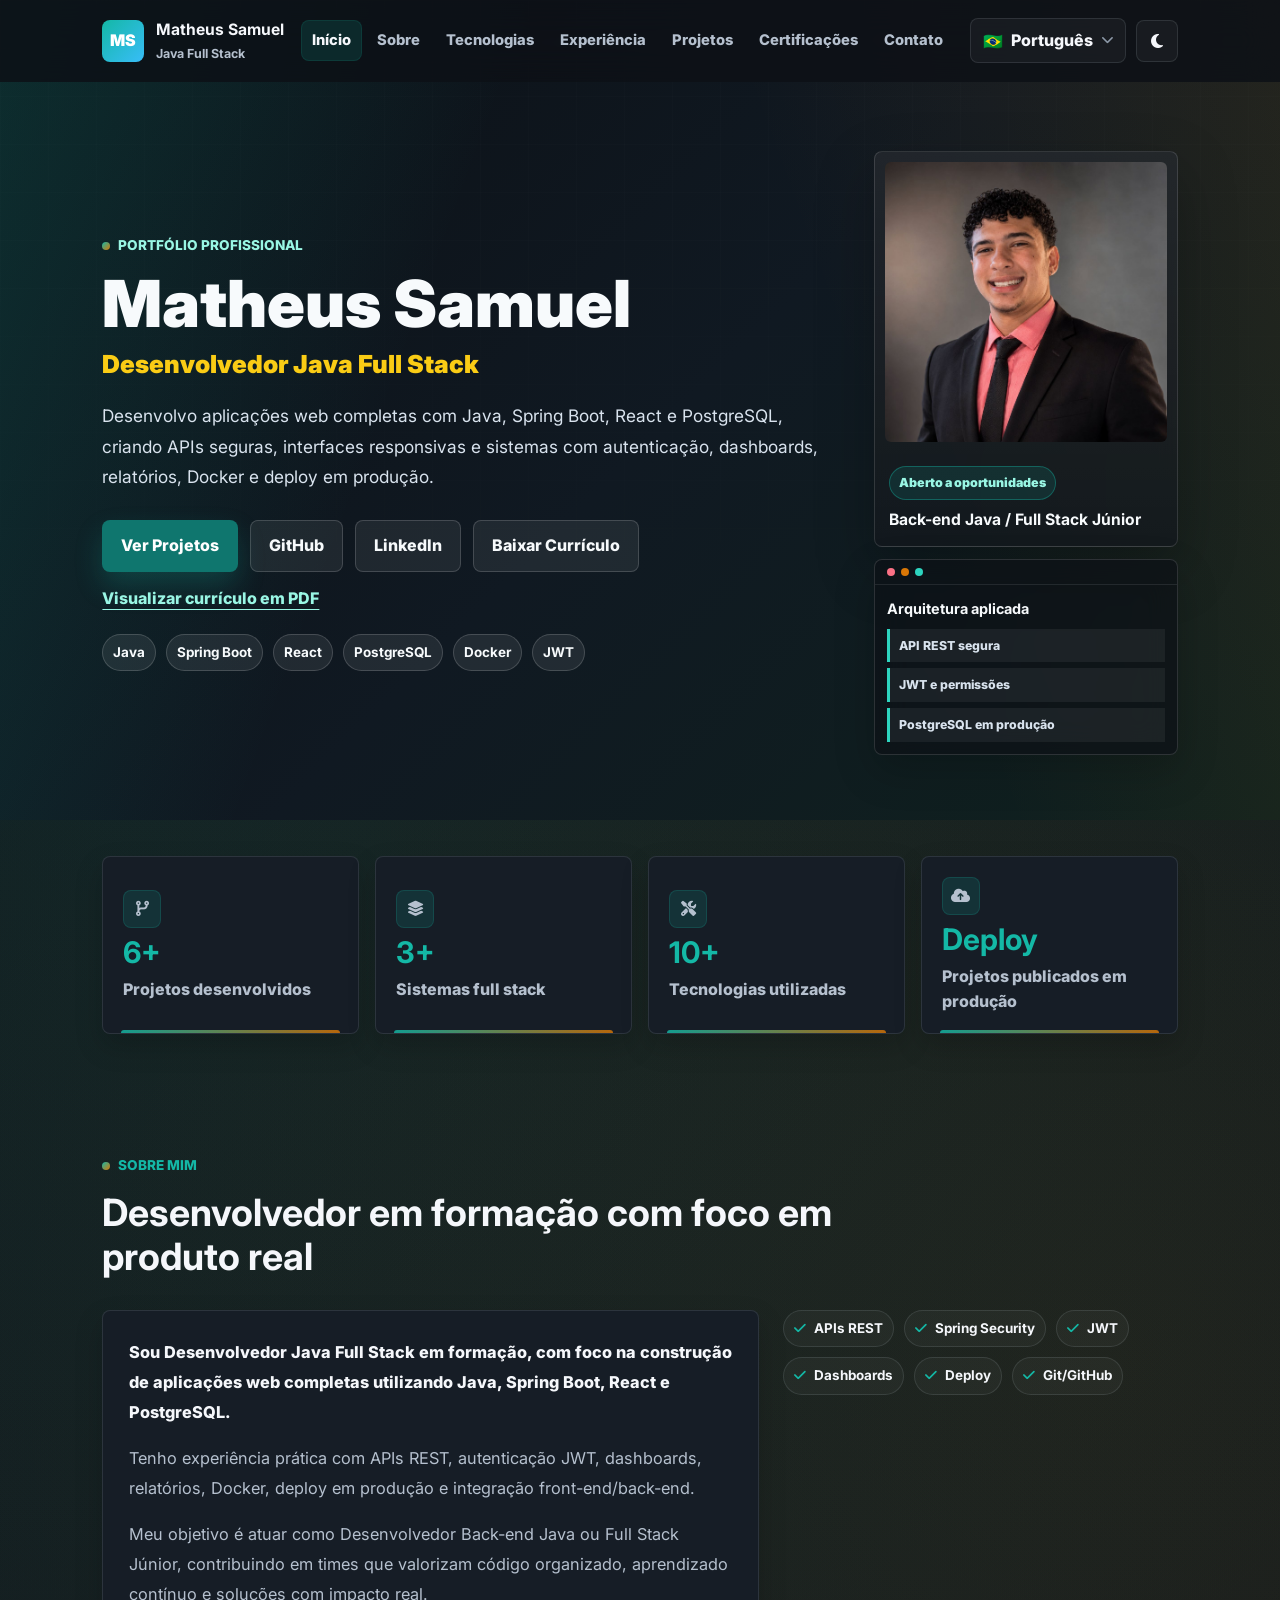
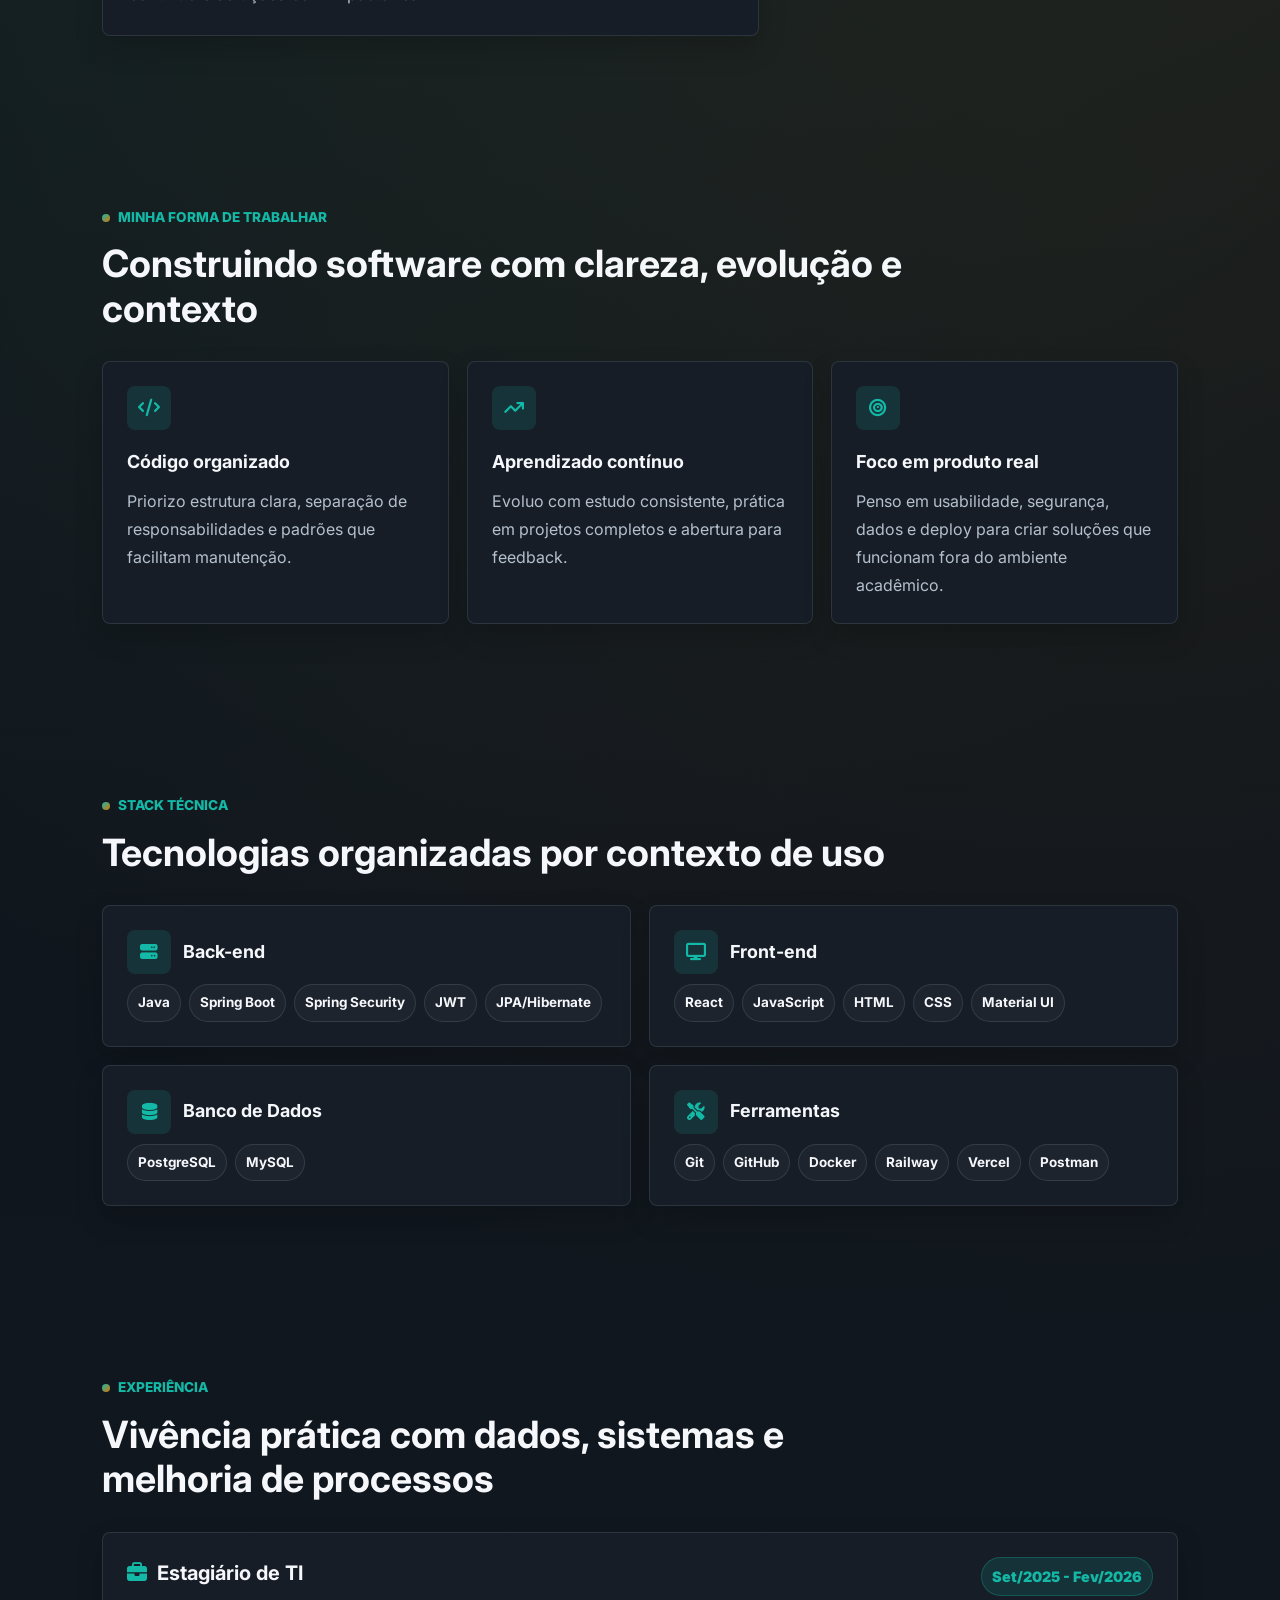
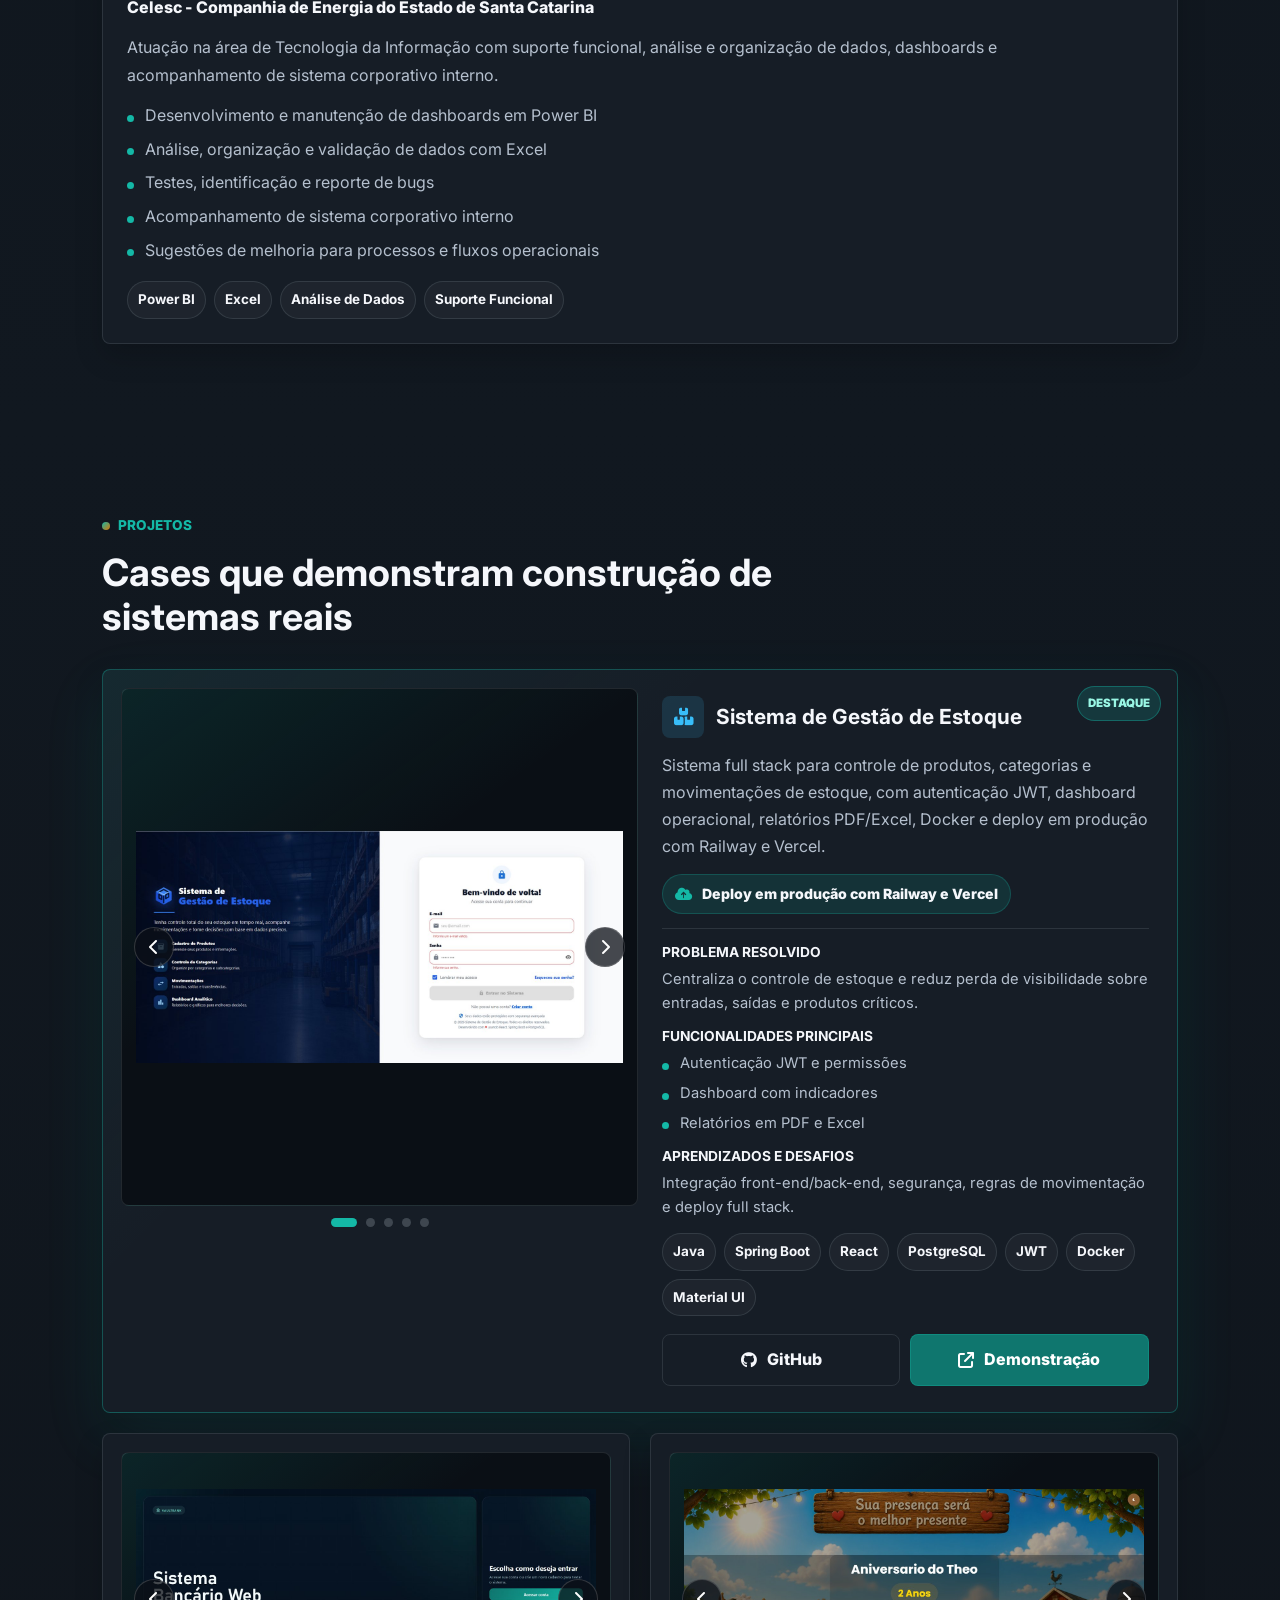
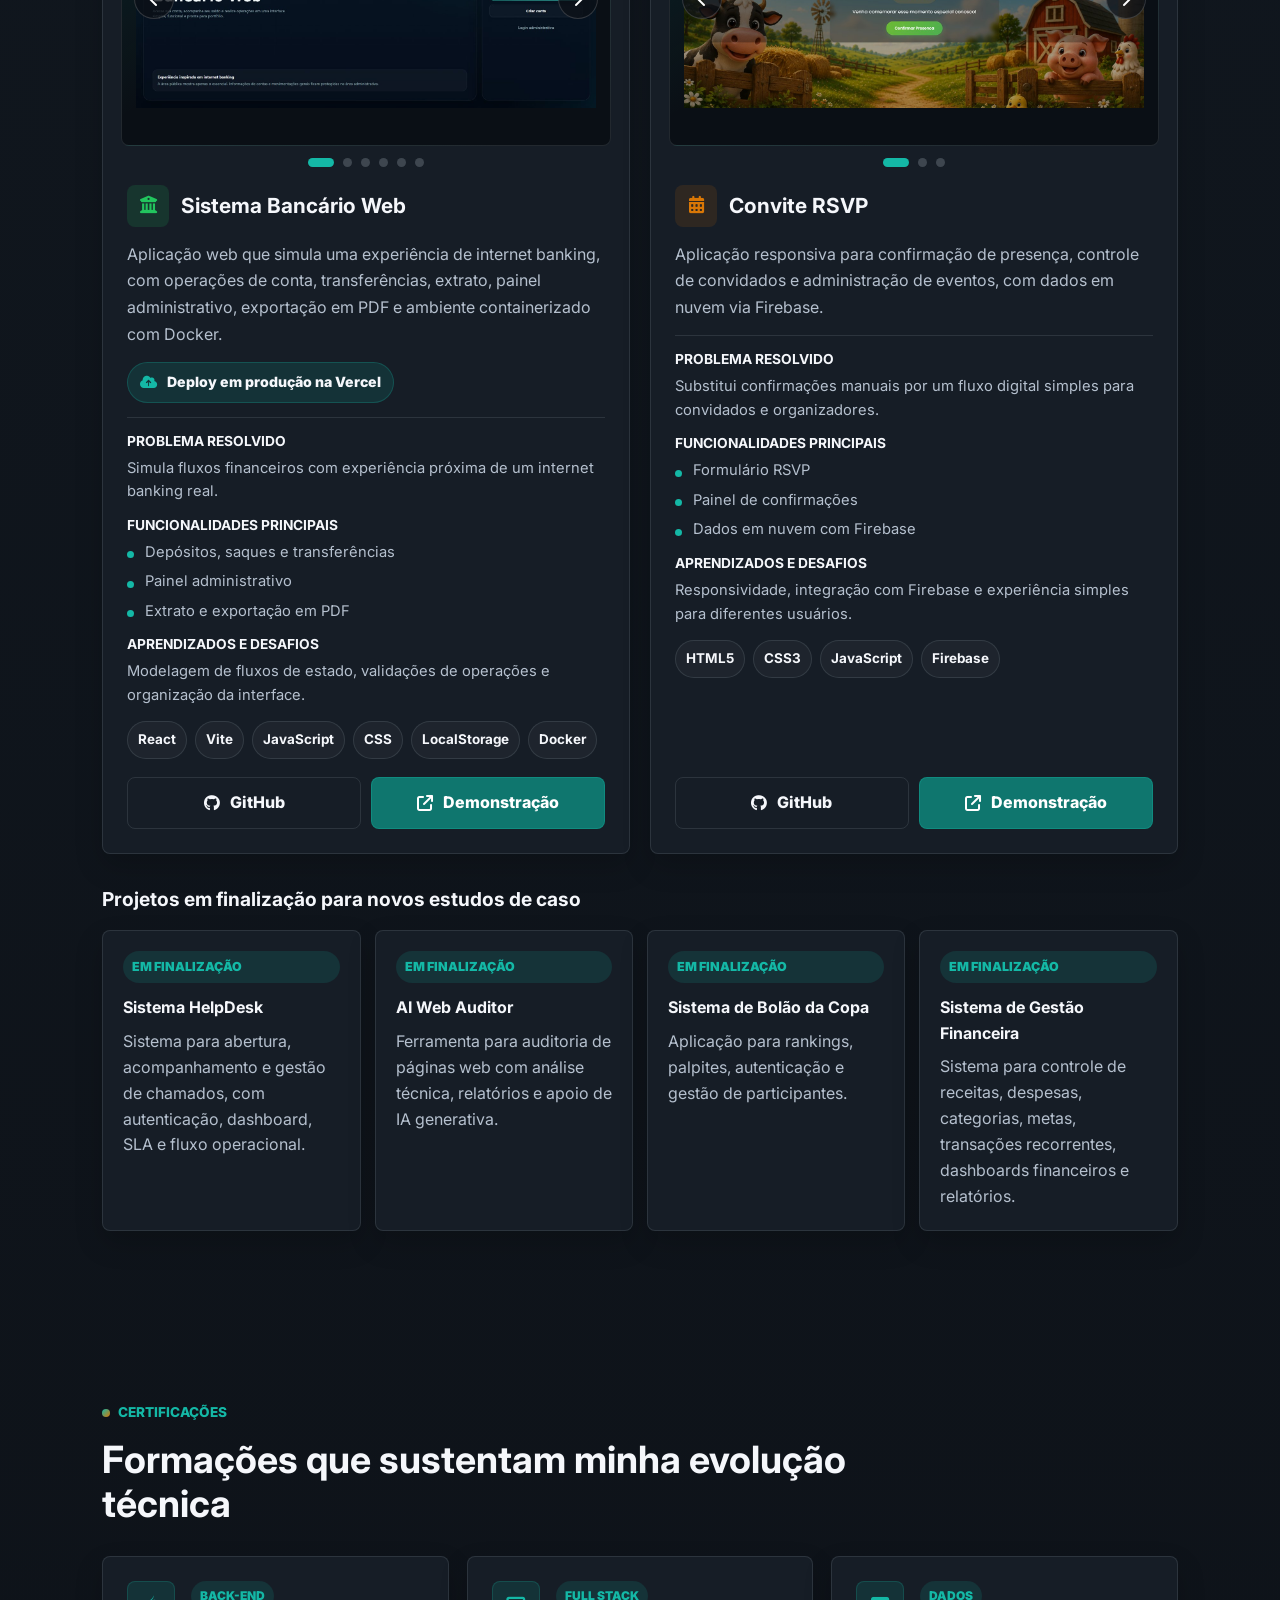
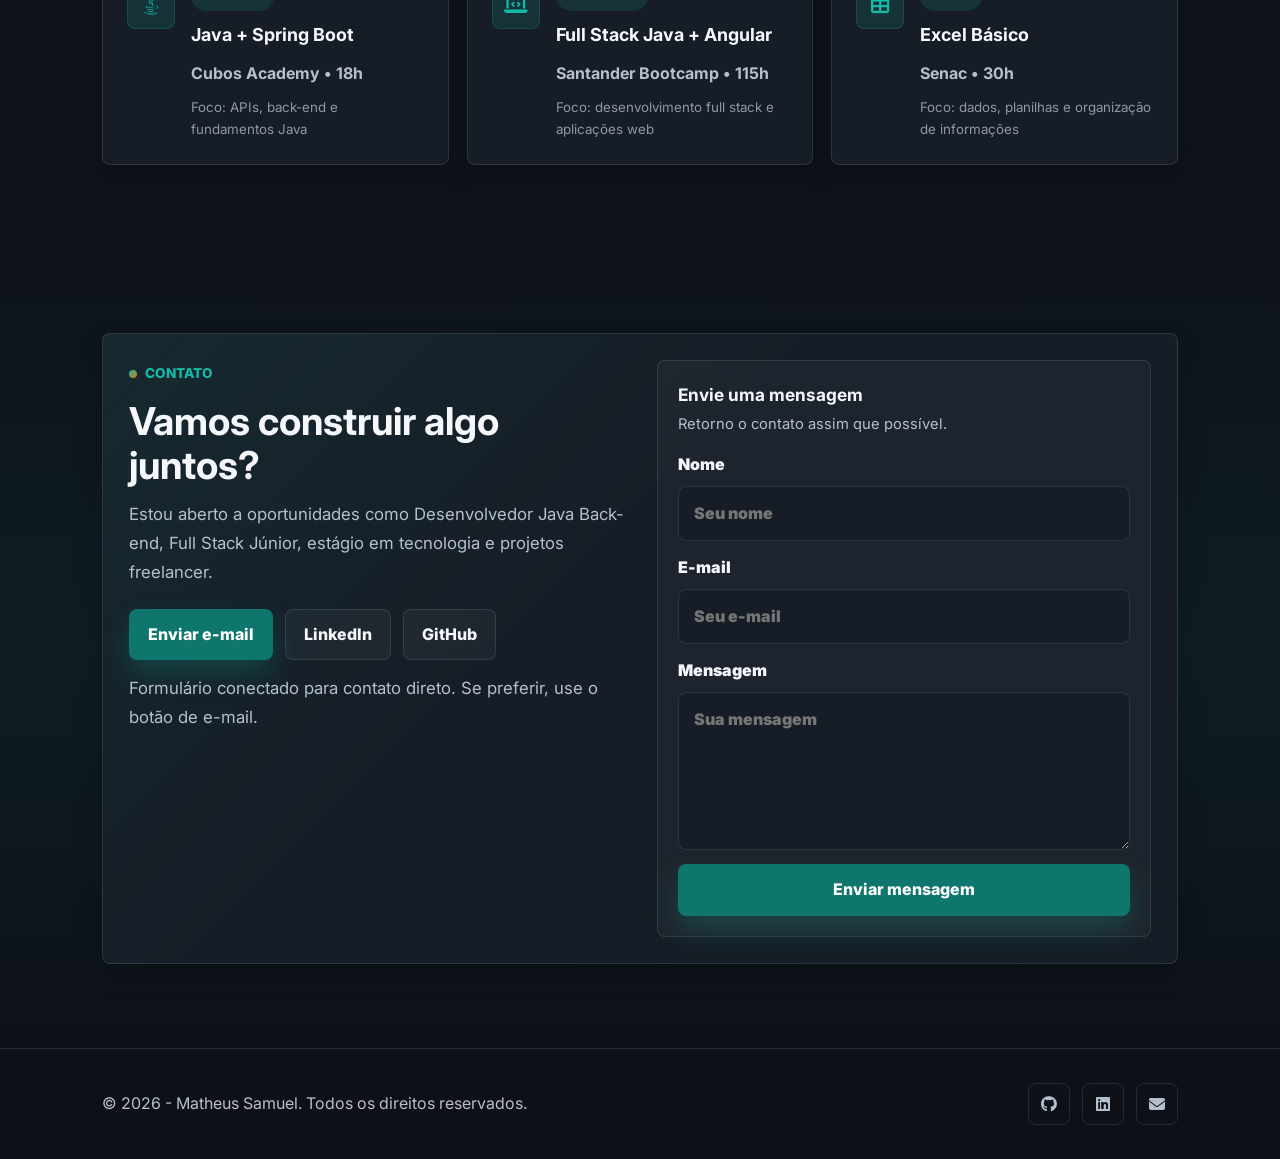
<file: index.html>
<!DOCTYPE html>
<html lang="pt-BR">

<head>
    <meta charset="UTF-8">
    <meta name="viewport" content="width=device-width, initial-scale=1.0">
    <meta name="description"
        content="Portf&oacute;lio de Matheus Samuel, Desenvolvedor Java Full Stack com projetos em Java, Spring Boot, React, PostgreSQL, Docker e deploy em produ&ccedil;&atilde;o.">

    <meta property="og:type" content="website">
    <meta property="og:title" content="Matheus Samuel | Desenvolvedor Java Full Stack">
    <meta property="og:description"
        content="Portf&oacute;lio de Matheus Samuel, Desenvolvedor Java Full Stack com projetos em Java, Spring Boot, React, PostgreSQL, Docker e deploy em produ&ccedil;&atilde;o.">
    <meta property="og:image" content="assets/matheus.jpeg">

    <title>Matheus Samuel | Desenvolvedor Java Full Stack</title>

    <link rel="icon" type="image/x-icon" href="assets/favicon/favicon.ico">
    <link rel="icon" type="image/png" sizes="32x32" href="assets/favicon/favicon-32x32.png">
    <link rel="icon" type="image/png" sizes="16x16" href="assets/favicon/favicon-16x16.png">
    <link rel="apple-touch-icon" sizes="180x180" href="assets/favicon/apple-touch-icon.png">

    <link rel="preconnect" href="https://fonts.googleapis.com">
    <link rel="preconnect" href="https://fonts.gstatic.com" crossorigin>
    <link rel="preconnect" href="https://cdnjs.cloudflare.com" crossorigin>
    <link href="https://fonts.googleapis.com/css2?family=Inter:wght@300;400;500;600;700;800;900&display=swap"
        rel="stylesheet">

    <link rel="stylesheet" href="https://cdnjs.cloudflare.com/ajax/libs/font-awesome/6.5.2/css/all.min.css">

    <link rel="stylesheet" href="css/style.css">
    <link rel="stylesheet" href="css/responsive.css">
</head>

<body>
    <header class="header" id="header">
        <a href="#home" class="logo" data-i18n-attr="aria-label" data-i18n-key="a11y.homeLink">
            <span class="logo__mark" aria-hidden="true">MS</span>
            <span class="logo__text">
                <strong>Matheus Samuel</strong>
                <small data-i18n="header.role">Java Full Stack</small>
            </span>
        </a>

        <nav class="navbar" id="primaryNavigation" aria-label="Navega&ccedil;&atilde;o principal"
            data-i18n-attr="aria-label" data-i18n-key="a11y.primaryNavigation">
            <a href="#home" data-i18n="nav.home">In&iacute;cio</a>
            <a href="#sobre" data-i18n="nav.about">Sobre</a>
            <a href="#tecnologias" data-i18n="nav.technologies">Tecnologias</a>
            <a href="#experiencia" data-i18n="nav.experience">Experi&ecirc;ncia</a>
            <a href="#projetos" data-i18n="nav.projects">Projetos</a>
            <a href="#certificacoes" data-i18n="nav.certificates">Certifica&ccedil;&otilde;es</a>
            <a href="#contato" data-i18n="nav.contact">Contato</a>
        </nav>

        <div class="header-actions">
            <div class="language-switcher" id="languageSwitcher">
                <button class="language-button" type="button" id="languageButton" aria-haspopup="true"
                    aria-expanded="false" aria-controls="languageMenu" data-i18n-attr="aria-label"
                    data-i18n-key="a11y.languageButton">
                    <span class="language-button__flag" id="languageButtonFlag" aria-hidden="true">&#x1F1E7;&#x1F1F7;</span>
                    <span class="language-button__label" id="languageButtonLabel">Portugu&ecirc;s</span>
                    <i class="fa-solid fa-chevron-down" aria-hidden="true"></i>
                </button>

                <div class="language-menu" id="languageMenu" role="menu" hidden></div>
            </div>

            <button class="theme-toggle" id="themeToggle" type="button" data-i18n-attr="aria-label"
                data-i18n-key="a11y.themeToggleDark">
                <i class="fa-solid fa-moon" aria-hidden="true"></i>
            </button>

            <button class="menu-mobile" id="menuButton" type="button" aria-controls="primaryNavigation"
                aria-expanded="false" data-i18n-attr="aria-label" data-i18n-key="a11y.openMenu">
                <i class="fa-solid fa-bars" aria-hidden="true"></i>
            </button>
        </div>
    </header>

    <main>
        <section class="hero" id="home">
            <div class="hero__ambient" aria-hidden="true"></div>

            <div class="hero__content">
                <div class="hero__text">
                    <span class="section-kicker" data-i18n="hero.eyebrow">Portf&oacute;lio profissional</span>

                    <h1 data-i18n="hero.title">Matheus Samuel</h1>
                    <p class="hero__role" data-i18n="hero.subtitle">Desenvolvedor Java Full Stack</p>
                    <p class="hero__description" data-i18n="hero.description">
                        Desenvolvo aplica&ccedil;&otilde;es web completas com Java, Spring Boot, React e PostgreSQL,
                        criando APIs seguras, interfaces responsivas e sistemas com autentica&ccedil;&atilde;o,
                        dashboards, relat&oacute;rios, Docker e deploy em produ&ccedil;&atilde;o.
                    </p>

                    <div class="hero__actions" aria-label="A&ccedil;&otilde;es principais"
                        data-i18n-attr="aria-label" data-i18n-key="a11y.heroActions">
                        <a href="#projetos" class="btn btn-primary" data-i18n="hero.ctaProjects">Ver Projetos</a>
                        <a href="https://github.com/matheus-samuel-dev" target="_blank" rel="noopener noreferrer"
                            class="btn btn-secondary" data-i18n="hero.ctaGithub" data-i18n-attr="aria-label"
                            data-i18n-key="a11y.githubProfile">GitHub</a>
                        <a href="https://www.linkedin.com/in/matheus-samuel-dev" target="_blank"
                            rel="noopener noreferrer" class="btn btn-secondary" data-i18n="hero.ctaLinkedin"
                            data-i18n-attr="aria-label" data-i18n-key="a11y.linkedinProfile">LinkedIn</a>
                        <a href="assets/cv/curriculo-matheus-samuel.pdf" download
                            class="btn btn-outline btn-cv-download" data-cv-link data-i18n="buttons.downloadCv"
                            data-i18n-attr="aria-label" data-i18n-key="a11y.downloadCv">Baixar Curr&iacute;culo</a>
                    </div>

                    <button type="button" class="resume-preview-link" id="openResumeModal"
                        data-i18n="hero.previewResume" data-i18n-attr="aria-label" data-i18n-key="a11y.previewCv">
                        Visualizar curr&iacute;culo em PDF
                    </button>

                    <ul class="hero__stack" aria-label="Tecnologias principais" data-i18n-attr="aria-label"
                        data-i18n-key="a11y.mainStack">
                        <li>Java</li>
                        <li>Spring Boot</li>
                        <li>React</li>
                        <li>PostgreSQL</li>
                        <li>Docker</li>
                        <li>JWT</li>
                    </ul>
                </div>

                <div class="hero__visual" aria-label="Resumo visual do perfil profissional"
                    data-i18n-attr="aria-label" data-i18n-key="a11y.heroVisual">
                    <div class="profile-card">
                        <img src="assets/matheus.jpeg" width="1254" height="1254"
                            alt="Foto profissional de Matheus Samuel" decoding="async" fetchpriority="high"
                            data-i18n-attr="alt" data-i18n-key="alts.profilePhoto">
                        <div class="profile-card__content">
                            <span class="profile-card__status" data-i18n="hero.availability">Aberto a oportunidades</span>
                            <strong data-i18n="hero.profileFocus">Back-end Java / Full Stack J&uacute;nior</strong>
                        </div>
                    </div>

                    <div class="architecture-card">
                        <div class="architecture-card__header">
                            <span></span>
                            <span></span>
                            <span></span>
                        </div>
                        <div class="architecture-card__body">
                            <p><strong data-i18n="hero.architectureTitle">Arquitetura aplicada</strong></p>
                            <div class="architecture-flow">
                                <span data-i18n="hero.architectureApi">API REST segura</span>
                                <span data-i18n="hero.architectureAuth">JWT e permiss&otilde;es</span>
                                <span data-i18n="hero.architectureData">PostgreSQL em produ&ccedil;&atilde;o</span>
                            </div>
                        </div>
                    </div>
                </div>
            </div>
        </section>

        <section class="metrics section-shell" aria-label="M&eacute;tricas profissionais" data-i18n-attr="aria-label"
            data-i18n-key="a11y.metricsSection">
            <div class="metrics-grid">
                <article class="metric-card">
                    <span class="metric-card__icon" aria-hidden="true">
                        <i class="fa-solid fa-code-branch"></i>
                    </span>
                    <strong data-i18n="metrics.projectsValue">6+</strong>
                    <span data-i18n="metrics.projectsLabel">Projetos desenvolvidos</span>
                </article>
                <article class="metric-card">
                    <span class="metric-card__icon" aria-hidden="true">
                        <i class="fa-solid fa-layer-group"></i>
                    </span>
                    <strong data-i18n="metrics.fullstackValue">3+</strong>
                    <span data-i18n="metrics.fullstackLabel">Sistemas full stack</span>
                </article>
                <article class="metric-card">
                    <span class="metric-card__icon" aria-hidden="true">
                        <i class="fa-solid fa-screwdriver-wrench"></i>
                    </span>
                    <strong data-i18n="metrics.techValue">10+</strong>
                    <span data-i18n="metrics.techLabel">Tecnologias utilizadas</span>
                </article>
                <article class="metric-card metric-card--wide">
                    <span class="metric-card__icon" aria-hidden="true">
                        <i class="fa-solid fa-cloud-arrow-up"></i>
                    </span>
                    <strong data-i18n="metrics.practiceValue">Deploy</strong>
                    <span data-i18n="metrics.practiceLabel">Projetos publicados em produ&ccedil;&atilde;o</span>
                </article>
            </div>
        </section>

        <section class="sobre section-shell" id="sobre">
            <div class="section-title">
                <span class="section-kicker" data-i18n="about.eyebrow">Sobre mim</span>
                <h2 data-i18n="about.title">Desenvolvedor em forma&ccedil;&atilde;o com foco em produto real</h2>
            </div>

            <div class="about-layout">
                <div class="about-card">
                    <p data-i18n="about.paragraph1">
                        Sou Desenvolvedor Java Full Stack em forma&ccedil;&atilde;o, com foco na constru&ccedil;&atilde;o
                        de aplica&ccedil;&otilde;es web completas utilizando Java, Spring Boot, React e PostgreSQL.
                    </p>
                    <p data-i18n="about.paragraph2">
                        Tenho experi&ecirc;ncia pr&aacute;tica com APIs REST, autentica&ccedil;&atilde;o JWT,
                        dashboards, relat&oacute;rios, Docker, deploy em produ&ccedil;&atilde;o e integra&ccedil;&atilde;o
                        front-end/back-end.
                    </p>
                    <p data-i18n="about.paragraph3">
                        Meu objetivo &eacute; atuar como Desenvolvedor Back-end Java ou Full Stack J&uacute;nior,
                        contribuindo em times que valorizam c&oacute;digo organizado, aprendizado cont&iacute;nuo e
                        solu&ccedil;&otilde;es com impacto real.
                    </p>
                </div>

                <div class="about-highlights" aria-label="Principais compet&ecirc;ncias" data-i18n-attr="aria-label"
                    data-i18n-key="a11y.aboutHighlights">
                    <span><i class="fa-solid fa-check" aria-hidden="true"></i> APIs REST</span>
                    <span><i class="fa-solid fa-check" aria-hidden="true"></i> Spring Security</span>
                    <span><i class="fa-solid fa-check" aria-hidden="true"></i> JWT</span>
                    <span><i class="fa-solid fa-check" aria-hidden="true"></i> Dashboards</span>
                    <span><i class="fa-solid fa-check" aria-hidden="true"></i> Deploy</span>
                    <span><i class="fa-solid fa-check" aria-hidden="true"></i> Git/GitHub</span>
                </div>
            </div>
        </section>

        <section class="work-style section-shell" id="forma-de-trabalhar">
            <div class="section-title">
                <span class="section-kicker" data-i18n="workStyle.eyebrow">Minha forma de trabalhar</span>
                <h2 data-i18n="workStyle.title">Construindo software com clareza, evolu&ccedil;&atilde;o e contexto</h2>
            </div>

            <div class="work-grid">
                <article class="work-card">
                    <i class="fa-solid fa-code" aria-hidden="true"></i>
                    <h3 data-i18n="workStyle.organized.title">C&oacute;digo organizado</h3>
                    <p data-i18n="workStyle.organized.text">
                        Priorizo estrutura clara, separa&ccedil;&atilde;o de responsabilidades e padr&otilde;es que
                        facilitam manuten&ccedil;&atilde;o.
                    </p>
                </article>
                <article class="work-card">
                    <i class="fa-solid fa-arrow-trend-up" aria-hidden="true"></i>
                    <h3 data-i18n="workStyle.learning.title">Aprendizado cont&iacute;nuo</h3>
                    <p data-i18n="workStyle.learning.text">
                        Evoluo com estudo consistente, pr&aacute;tica em projetos completos e abertura para feedback.
                    </p>
                </article>
                <article class="work-card">
                    <i class="fa-solid fa-bullseye" aria-hidden="true"></i>
                    <h3 data-i18n="workStyle.product.title">Foco em produto real</h3>
                    <p data-i18n="workStyle.product.text">
                        Penso em usabilidade, seguran&ccedil;a, dados e deploy para criar solu&ccedil;&otilde;es que
                        funcionam fora do ambiente acad&ecirc;mico.
                    </p>
                </article>
            </div>
        </section>

        <section class="tecnologias section-shell" id="tecnologias">
            <div class="section-title">
                <span class="section-kicker" data-i18n="technologies.eyebrow">Stack t&eacute;cnica</span>
                <h2 data-i18n="technologies.title">Tecnologias organizadas por contexto de uso</h2>
            </div>

            <div class="tech-categories">
                <article class="tech-category">
                    <h3><i class="fa-solid fa-server" aria-hidden="true"></i><span data-i18n="technologies.backend">Back-end</span></h3>
                    <div class="tag-list">
                        <span>Java</span>
                        <span>Spring Boot</span>
                        <span>Spring Security</span>
                        <span>JWT</span>
                        <span>JPA/Hibernate</span>
                    </div>
                </article>
                <article class="tech-category">
                    <h3><i class="fa-solid fa-display" aria-hidden="true"></i><span data-i18n="technologies.frontend">Front-end</span></h3>
                    <div class="tag-list">
                        <span>React</span>
                        <span>JavaScript</span>
                        <span>HTML</span>
                        <span>CSS</span>
                        <span>Material UI</span>
                    </div>
                </article>
                <article class="tech-category">
                    <h3><i class="fa-solid fa-database" aria-hidden="true"></i><span data-i18n="technologies.database">Banco de Dados</span></h3>
                    <div class="tag-list">
                        <span>PostgreSQL</span>
                        <span>MySQL</span>
                    </div>
                </article>
                <article class="tech-category">
                    <h3><i class="fa-solid fa-screwdriver-wrench" aria-hidden="true"></i><span data-i18n="technologies.tools">Ferramentas</span></h3>
                    <div class="tag-list">
                        <span>Git</span>
                        <span>GitHub</span>
                        <span>Docker</span>
                        <span>Railway</span>
                        <span>Vercel</span>
                        <span>Postman</span>
                    </div>
                </article>
            </div>
        </section>

        <section class="experiencia section-shell" id="experiencia">
            <div class="section-title">
                <span class="section-kicker" data-i18n="experience.eyebrow">Experi&ecirc;ncia</span>
                <h2 data-i18n="experience.title">Viv&ecirc;ncia pr&aacute;tica com dados, sistemas e melhoria de processos</h2>
            </div>

            <article class="experience-card">
                <div class="experience-card__header">
                    <div>
                        <h3><i class="fa-solid fa-briefcase" aria-hidden="true"></i><span data-i18n="experience.role">Estagi&aacute;rio de TI</span></h3>
                        <p class="company-name" data-i18n="experience.company">Celesc - Companhia de Energia do Estado de Santa Catarina</p>
                    </div>
                    <span class="experience-date" data-i18n="experience.period">Set/2025 - Fev/2026</span>
                </div>

                <p class="experience-description" data-i18n="experience.description">
                    Atua&ccedil;&atilde;o na &aacute;rea de Tecnologia da Informa&ccedil;&atilde;o com suporte funcional,
                    an&aacute;lise e organiza&ccedil;&atilde;o de dados, dashboards e acompanhamento de sistema
                    corporativo interno.
                </p>

                <ul class="experience-list">
                    <li data-i18n="experience.items.dashboards">Desenvolvimento e manuten&ccedil;&atilde;o de dashboards em Power BI</li>
                    <li data-i18n="experience.items.data">An&aacute;lise, organiza&ccedil;&atilde;o e valida&ccedil;&atilde;o de dados com Excel</li>
                    <li data-i18n="experience.items.bugs">Testes, identifica&ccedil;&atilde;o e reporte de bugs</li>
                    <li data-i18n="experience.items.system">Acompanhamento de sistema corporativo interno</li>
                    <li data-i18n="experience.items.process">Sugest&otilde;es de melhoria para processos e fluxos operacionais</li>
                </ul>

                <div class="experience-techs">
                    <span>Power BI</span>
                    <span>Excel</span>
                    <span data-i18n="experience.tags.dataAnalysis">An&aacute;lise de Dados</span>
                    <span data-i18n="experience.tags.functionalSupport">Suporte Funcional</span>
                </div>
            </article>
        </section>

        <section class="projetos section-shell" id="projetos">
            <div class="section-title">
                <span class="section-kicker" data-i18n="projects.eyebrow">Projetos</span>
                <h2 data-i18n="projects.title">Cases que demonstram constru&ccedil;&atilde;o de sistemas reais</h2>
            </div>

            <div class="projects-grid">
                <article class="project-card project-card--featured">
                    <span class="project-badge" data-i18n="badges.featured">Destaque</span>

                    <div class="project-carousel" data-carousel tabindex="0" aria-label="Galeria do projeto Sistema de Gest&atilde;o de Estoque"
                        data-i18n-attr="aria-label" data-i18n-key="a11y.stockGallery">
                        <div class="carousel-viewport">
                            <div class="carousel-slides">
                                <figure class="carousel-slide is-active">
                                <img src="assets/projects/sistema-gestao-estoque/01-tela-inicial.jpg"
                                        alt="Sistema de Gest&atilde;o de Estoque - tela inicial" loading="lazy"
                                        decoding="async" data-i18n-attr="alt" data-i18n-key="alts.stock.initial">
                                </figure>
                                <figure class="carousel-slide">
                                <img data-src="assets/projects/sistema-gestao-estoque/02-dashboard.jpg"
                                        alt="Sistema de Gest&atilde;o de Estoque - dashboard" loading="lazy"
                                        decoding="async" data-i18n-attr="alt" data-i18n-key="alts.stock.dashboard">
                                </figure>
                                <figure class="carousel-slide">
                                <img data-src="assets/projects/sistema-gestao-estoque/03-categorias.jpg"
                                        alt="Sistema de Gest&atilde;o de Estoque - categorias" loading="lazy"
                                        decoding="async" data-i18n-attr="alt" data-i18n-key="alts.stock.categories">
                                </figure>
                                <figure class="carousel-slide">
                                <img data-src="assets/projects/sistema-gestao-estoque/04-configuracoes.jpg"
                                        alt="Sistema de Gest&atilde;o de Estoque - configura&ccedil;&otilde;es"
                                        loading="lazy" decoding="async" data-i18n-attr="alt"
                                        data-i18n-key="alts.stock.settings">
                                </figure>
                                <figure class="carousel-slide">
                                <img data-src="assets/projects/sistema-gestao-estoque/05-movimentacoes.jpg"
                                        alt="Sistema de Gest&atilde;o de Estoque - movimenta&ccedil;&otilde;es"
                                        loading="lazy" decoding="async" data-i18n-attr="alt"
                                        data-i18n-key="alts.stock.movements">
                                </figure>
                            </div>

                            <button class="carousel-arrow carousel-arrow--prev" type="button"
                                aria-label="Ver imagem anterior do projeto Sistema de Gest&atilde;o de Estoque"
                                data-i18n-attr="aria-label" data-i18n-key="a11y.stockPrev">
                                <i class="fa-solid fa-chevron-left" aria-hidden="true"></i>
                            </button>
                            <button class="carousel-arrow carousel-arrow--next" type="button"
                                aria-label="Ver pr&oacute;xima imagem do projeto Sistema de Gest&atilde;o de Estoque"
                                data-i18n-attr="aria-label" data-i18n-key="a11y.stockNext">
                                <i class="fa-solid fa-chevron-right" aria-hidden="true"></i>
                            </button>
                        </div>

                        <div class="carousel-dots" aria-label="Navega&ccedil;&atilde;o do carrossel do Sistema de Gest&atilde;o de Estoque"
                            data-i18n-attr="aria-label" data-i18n-key="a11y.stockDots">
                            <button class="carousel-dot is-active" type="button" aria-current="true"
                                aria-label="Exibir tela inicial do Sistema de Gest&atilde;o de Estoque"
                                data-i18n-attr="aria-label" data-i18n-key="a11y.stockDot1"></button>
                            <button class="carousel-dot" type="button" aria-label="Exibir dashboard do Sistema de Gest&atilde;o de Estoque"
                                data-i18n-attr="aria-label" data-i18n-key="a11y.stockDot2"></button>
                            <button class="carousel-dot" type="button" aria-label="Exibir categorias do Sistema de Gest&atilde;o de Estoque"
                                data-i18n-attr="aria-label" data-i18n-key="a11y.stockDot3"></button>
                            <button class="carousel-dot" type="button" aria-label="Exibir configura&ccedil;&otilde;es do Sistema de Gest&atilde;o de Estoque"
                                data-i18n-attr="aria-label" data-i18n-key="a11y.stockDot4"></button>
                            <button class="carousel-dot" type="button" aria-label="Exibir movimenta&ccedil;&otilde;es do Sistema de Gest&atilde;o de Estoque"
                                data-i18n-attr="aria-label" data-i18n-key="a11y.stockDot5"></button>
                        </div>
                    </div>

                    <div class="project-info">
                        <div class="project-title">
                            <span class="project-icon project-icon--stock" aria-hidden="true">
                                <i class="fa-solid fa-boxes-stacked"></i>
                            </span>
                            <h3 data-i18n="projects.stock.title">Sistema de Gest&atilde;o de Estoque</h3>
                        </div>

                        <p class="project-description" data-i18n="projects.stock.description">
                            Sistema full stack para controle de produtos, categorias e movimenta&ccedil;&otilde;es de
                            estoque, com autentica&ccedil;&atilde;o JWT, dashboard operacional, relat&oacute;rios PDF/Excel,
                            Docker e deploy em produ&ccedil;&atilde;o com Railway e Vercel.
                        </p>

                        <p class="project-deploy">
                            <i class="fa-solid fa-cloud-arrow-up" aria-hidden="true"></i>
                            <span data-i18n="projects.stock.deploy">Deploy em produ&ccedil;&atilde;o com Railway e Vercel</span>
                        </p>

                        <div class="case-study">
                            <div class="case-study__item">
                                <strong data-i18n="projects.labels.problem">Problema resolvido</strong>
                                <p data-i18n="projects.stock.problem">Centraliza o controle de estoque e reduz perda de visibilidade sobre entradas, sa&iacute;das e produtos cr&iacute;ticos.</p>
                            </div>
                            <div class="case-study__item">
                                <strong data-i18n="projects.labels.features">Funcionalidades principais</strong>
                                <ul>
                                    <li data-i18n="projects.stock.features.auth">Autentica&ccedil;&atilde;o JWT e permiss&otilde;es</li>
                                    <li data-i18n="projects.stock.features.dashboard">Dashboard com indicadores</li>
                                    <li data-i18n="projects.stock.features.reports">Relat&oacute;rios em PDF e Excel</li>
                                </ul>
                            </div>
                            <div class="case-study__item">
                                <strong data-i18n="projects.labels.challenge">Aprendizados e desafios</strong>
                                <p data-i18n="projects.stock.challenge">Integra&ccedil;&atilde;o front-end/back-end, seguran&ccedil;a, regras de movimenta&ccedil;&atilde;o e deploy full stack.</p>
                            </div>
                        </div>

                        <div class="project-techs">
                            <span>Java</span>
                            <span>Spring Boot</span>
                            <span>React</span>
                            <span>PostgreSQL</span>
                            <span>JWT</span>
                            <span>Docker</span>
                            <span>Material UI</span>
                        </div>

                        <div class="project-buttons">
                            <a href="https://github.com/matheus-samuel-dev/sistema-gestao-estoque" target="_blank"
                                rel="noopener noreferrer" class="btn-github" data-i18n-attr="aria-label"
                                data-i18n-key="a11y.stockGithub">
                                <i class="fa-brands fa-github" aria-hidden="true"></i>
                                <span data-i18n="buttons.github">GitHub</span>
                            </a>
                            <a href="https://sistema-gestao-estoque-two.vercel.app" target="_blank"
                                rel="noopener noreferrer" class="btn-demo" data-i18n-attr="aria-label"
                                data-i18n-key="a11y.stockDemo">
                                <i class="fa-solid fa-arrow-up-right-from-square" aria-hidden="true"></i>
                                <span data-i18n="buttons.demo">Demonstra&ccedil;&atilde;o</span>
                            </a>
                        </div>
                    </div>
                </article>

                <article class="project-card">
                    <div class="project-carousel" data-carousel tabindex="0" aria-label="Galeria do projeto Sistema Banc&aacute;rio Web"
                        data-i18n-attr="aria-label" data-i18n-key="a11y.bankGallery">
                        <div class="carousel-viewport">
                            <div class="carousel-slides">
                                <figure class="carousel-slide is-active">
                                    <img src="assets/projects/sistema-bancario-web/01-tela-inicial.jpg"
                                        alt="Sistema Banc&aacute;rio Web - tela inicial" loading="lazy"
                                        decoding="async" data-i18n-attr="alt" data-i18n-key="alts.bank.initial">
                                </figure>
                                <figure class="carousel-slide">
                                    <img data-src="assets/projects/sistema-bancario-web/02-dashboard.jpg"
                                        alt="Sistema Banc&aacute;rio Web - dashboard" loading="lazy"
                                        decoding="async" data-i18n-attr="alt" data-i18n-key="alts.bank.dashboard">
                                </figure>
                                <figure class="carousel-slide">
                                    <img data-src="assets/projects/sistema-bancario-web/03-minha-conta.jpg"
                                        alt="Sistema Banc&aacute;rio Web - minha conta" loading="lazy"
                                        decoding="async" data-i18n-attr="alt" data-i18n-key="alts.bank.account">
                                </figure>
                                <figure class="carousel-slide">
                                    <img data-src="assets/projects/sistema-bancario-web/04-transferencia.jpg"
                                        alt="Sistema Banc&aacute;rio Web - transfer&ecirc;ncia" loading="lazy"
                                        decoding="async" data-i18n-attr="alt" data-i18n-key="alts.bank.transfer">
                                </figure>
                                <figure class="carousel-slide">
                                    <img data-src="assets/projects/sistema-bancario-web/05-extrato.jpg"
                                        alt="Sistema Banc&aacute;rio Web - extrato completo" loading="lazy"
                                        decoding="async" data-i18n-attr="alt" data-i18n-key="alts.bank.statement">
                                </figure>
                                <figure class="carousel-slide">
                                    <img data-src="assets/projects/sistema-bancario-web/06-painel-administrativo.jpg"
                                        alt="Sistema Banc&aacute;rio Web - painel administrativo" loading="lazy"
                                        decoding="async" data-i18n-attr="alt" data-i18n-key="alts.bank.admin">
                                </figure>
                            </div>

                            <button class="carousel-arrow carousel-arrow--prev" type="button"
                                aria-label="Ver imagem anterior do projeto Sistema Banc&aacute;rio Web"
                                data-i18n-attr="aria-label" data-i18n-key="a11y.bankPrev">
                                <i class="fa-solid fa-chevron-left" aria-hidden="true"></i>
                            </button>
                            <button class="carousel-arrow carousel-arrow--next" type="button"
                                aria-label="Ver pr&oacute;xima imagem do projeto Sistema Banc&aacute;rio Web"
                                data-i18n-attr="aria-label" data-i18n-key="a11y.bankNext">
                                <i class="fa-solid fa-chevron-right" aria-hidden="true"></i>
                            </button>
                        </div>

                        <div class="carousel-dots" aria-label="Navega&ccedil;&atilde;o do carrossel do Sistema Banc&aacute;rio Web"
                            data-i18n-attr="aria-label" data-i18n-key="a11y.bankDots">
                            <button class="carousel-dot is-active" type="button" aria-current="true"
                                aria-label="Exibir tela inicial do Sistema Banc&aacute;rio Web" data-i18n-attr="aria-label"
                                data-i18n-key="a11y.bankDot1"></button>
                            <button class="carousel-dot" type="button" aria-label="Exibir dashboard do Sistema Banc&aacute;rio Web"
                                data-i18n-attr="aria-label" data-i18n-key="a11y.bankDot2"></button>
                            <button class="carousel-dot" type="button" aria-label="Exibir tela minha conta do Sistema Banc&aacute;rio Web"
                                data-i18n-attr="aria-label" data-i18n-key="a11y.bankDot3"></button>
                            <button class="carousel-dot" type="button" aria-label="Exibir tela de transfer&ecirc;ncia do Sistema Banc&aacute;rio Web"
                                data-i18n-attr="aria-label" data-i18n-key="a11y.bankDot4"></button>
                            <button class="carousel-dot" type="button" aria-label="Exibir tela de extrato do Sistema Banc&aacute;rio Web"
                                data-i18n-attr="aria-label" data-i18n-key="a11y.bankDot5"></button>
                            <button class="carousel-dot" type="button" aria-label="Exibir painel administrativo do Sistema Banc&aacute;rio Web"
                                data-i18n-attr="aria-label" data-i18n-key="a11y.bankDot6"></button>
                        </div>
                    </div>

                    <div class="project-info">
                        <div class="project-title">
                            <span class="project-icon project-icon--bank" aria-hidden="true">
                                <i class="fa-solid fa-building-columns"></i>
                            </span>
                            <h3 data-i18n="projects.bank.title">Sistema Banc&aacute;rio Web</h3>
                        </div>

                        <p class="project-description" data-i18n="projects.bank.description">
                            Aplica&ccedil;&atilde;o web que simula uma experi&ecirc;ncia de internet banking, com
                            opera&ccedil;&otilde;es de conta, transfer&ecirc;ncias, extrato, painel administrativo,
                            exporta&ccedil;&atilde;o em PDF e ambiente containerizado com Docker.
                        </p>

                        <p class="project-deploy">
                            <i class="fa-solid fa-cloud-arrow-up" aria-hidden="true"></i>
                            <span data-i18n="projects.bank.deploy">Deploy em produ&ccedil;&atilde;o na Vercel</span>
                        </p>

                        <div class="case-study">
                            <div class="case-study__item">
                                <strong data-i18n="projects.labels.problem">Problema resolvido</strong>
                                <p data-i18n="projects.bank.problem">Simula fluxos financeiros com experi&ecirc;ncia pr&oacute;xima de um internet banking real.</p>
                            </div>
                            <div class="case-study__item">
                                <strong data-i18n="projects.labels.features">Funcionalidades principais</strong>
                                <ul>
                                    <li data-i18n="projects.bank.features.transactions">Dep&oacute;sitos, saques e transfer&ecirc;ncias</li>
                                    <li data-i18n="projects.bank.features.admin">Painel administrativo</li>
                                    <li data-i18n="projects.bank.features.pdf">Extrato e exporta&ccedil;&atilde;o em PDF</li>
                                </ul>
                            </div>
                            <div class="case-study__item">
                                <strong data-i18n="projects.labels.challenge">Aprendizados e desafios</strong>
                                <p data-i18n="projects.bank.challenge">Modelagem de fluxos de estado, valida&ccedil;&otilde;es de opera&ccedil;&otilde;es e organiza&ccedil;&atilde;o da interface.</p>
                            </div>
                        </div>

                        <div class="project-techs">
                            <span>React</span>
                            <span>Vite</span>
                            <span>JavaScript</span>
                            <span>CSS</span>
                            <span>LocalStorage</span>
                            <span>Docker</span>
                        </div>

                        <div class="project-buttons">
                            <a href="https://github.com/matheus-samuel-dev/sistema-bancario-python" target="_blank"
                                rel="noopener noreferrer" class="btn-github" data-i18n-attr="aria-label"
                                data-i18n-key="a11y.bankGithub">
                                <i class="fa-brands fa-github" aria-hidden="true"></i>
                                <span data-i18n="buttons.github">GitHub</span>
                            </a>
                            <a href="https://sistema-bancario-python.vercel.app" target="_blank"
                                rel="noopener noreferrer" class="btn-demo" data-i18n-attr="aria-label"
                                data-i18n-key="a11y.bankDemo">
                                <i class="fa-solid fa-arrow-up-right-from-square" aria-hidden="true"></i>
                                <span data-i18n="buttons.demo">Demonstra&ccedil;&atilde;o</span>
                            </a>
                        </div>
                    </div>
                </article>

                <article class="project-card">
                    <div class="project-carousel" data-carousel tabindex="0" aria-label="Galeria do projeto Convite RSVP"
                        data-i18n-attr="aria-label" data-i18n-key="a11y.rsvpGallery">
                        <div class="carousel-viewport">
                            <div class="carousel-slides">
                                <figure class="carousel-slide is-active">
                                    <img src="assets/projects/convite-rsvp/01-tela-inicial.jpg"
                                        alt="Convite RSVP - tela inicial" loading="lazy" decoding="async"
                                        data-i18n-attr="alt" data-i18n-key="alts.rsvp.initial">
                                </figure>
                                <figure class="carousel-slide">
                                    <img data-src="assets/projects/convite-rsvp/02-contagem-regressiva.jpg"
                                        alt="Convite RSVP - contagem regressiva" loading="lazy" decoding="async"
                                        data-i18n-attr="alt" data-i18n-key="alts.rsvp.countdown">
                                </figure>
                                <figure class="carousel-slide">
                                    <img data-src="assets/projects/convite-rsvp/03-confirmacao-rsvp.jpg"
                                        alt="Convite RSVP - confirma&ccedil;&atilde;o RSVP" loading="lazy"
                                        decoding="async" data-i18n-attr="alt" data-i18n-key="alts.rsvp.confirmation">
                                </figure>
                            </div>

                            <button class="carousel-arrow carousel-arrow--prev" type="button"
                                aria-label="Ver imagem anterior do projeto Convite RSVP" data-i18n-attr="aria-label"
                                data-i18n-key="a11y.rsvpPrev">
                                <i class="fa-solid fa-chevron-left" aria-hidden="true"></i>
                            </button>
                            <button class="carousel-arrow carousel-arrow--next" type="button"
                                aria-label="Ver pr&oacute;xima imagem do projeto Convite RSVP" data-i18n-attr="aria-label"
                                data-i18n-key="a11y.rsvpNext">
                                <i class="fa-solid fa-chevron-right" aria-hidden="true"></i>
                            </button>
                        </div>

                        <div class="carousel-dots" aria-label="Navega&ccedil;&atilde;o do carrossel do Convite RSVP"
                            data-i18n-attr="aria-label" data-i18n-key="a11y.rsvpDots">
                            <button class="carousel-dot is-active" type="button" aria-current="true"
                                aria-label="Exibir tela inicial do Convite RSVP" data-i18n-attr="aria-label"
                                data-i18n-key="a11y.rsvpDot1"></button>
                            <button class="carousel-dot" type="button" aria-label="Exibir tela de contagem regressiva do Convite RSVP"
                                data-i18n-attr="aria-label" data-i18n-key="a11y.rsvpDot2"></button>
                            <button class="carousel-dot" type="button" aria-label="Exibir tela de confirma&ccedil;&atilde;o do Convite RSVP"
                                data-i18n-attr="aria-label" data-i18n-key="a11y.rsvpDot3"></button>
                        </div>
                    </div>

                    <div class="project-info">
                        <div class="project-title">
                            <span class="project-icon project-icon--event" aria-hidden="true">
                                <i class="fa-solid fa-calendar-days"></i>
                            </span>
                            <h3 data-i18n="projects.rsvp.title">Convite RSVP</h3>
                        </div>

                        <p class="project-description" data-i18n="projects.rsvp.description">
                            Aplica&ccedil;&atilde;o responsiva para confirma&ccedil;&atilde;o de presen&ccedil;a, controle
                            de convidados e administra&ccedil;&atilde;o de eventos, com dados em nuvem via Firebase.
                        </p>

                        <div class="case-study">
                            <div class="case-study__item">
                                <strong data-i18n="projects.labels.problem">Problema resolvido</strong>
                                <p data-i18n="projects.rsvp.problem">Substitui confirma&ccedil;&otilde;es manuais por um fluxo digital simples para convidados e organizadores.</p>
                            </div>
                            <div class="case-study__item">
                                <strong data-i18n="projects.labels.features">Funcionalidades principais</strong>
                                <ul>
                                    <li data-i18n="projects.rsvp.features.form">Formul&aacute;rio RSVP</li>
                                    <li data-i18n="projects.rsvp.features.admin">Painel de confirma&ccedil;&otilde;es</li>
                                    <li data-i18n="projects.rsvp.features.cloud">Dados em nuvem com Firebase</li>
                                </ul>
                            </div>
                            <div class="case-study__item">
                                <strong data-i18n="projects.labels.challenge">Aprendizados e desafios</strong>
                                <p data-i18n="projects.rsvp.challenge">Responsividade, integra&ccedil;&atilde;o com Firebase e experi&ecirc;ncia simples para diferentes usu&aacute;rios.</p>
                            </div>
                        </div>

                        <div class="project-techs">
                            <span>HTML5</span>
                            <span>CSS3</span>
                            <span>JavaScript</span>
                            <span>Firebase</span>
                        </div>

                        <div class="project-buttons">
                            <a href="https://github.com/matheus-samuel-dev/convite-aniversario" target="_blank"
                                rel="noopener noreferrer" class="btn-github" data-i18n-attr="aria-label"
                                data-i18n-key="a11y.rsvpGithub">
                                <i class="fa-brands fa-github" aria-hidden="true"></i>
                                <span data-i18n="buttons.github">GitHub</span>
                            </a>
                            <a href="https://convite-aniversario-9398f.web.app" target="_blank"
                                rel="noopener noreferrer" class="btn-demo" data-i18n-attr="aria-label"
                                data-i18n-key="a11y.rsvpDemo">
                                <i class="fa-solid fa-arrow-up-right-from-square" aria-hidden="true"></i>
                                <span data-i18n="buttons.demo">Demonstra&ccedil;&atilde;o</span>
                            </a>
                        </div>
                    </div>
                </article>
            </div>

            <div class="project-roadmap" aria-label="Projetos em finaliza&ccedil;&atilde;o para novos estudos de caso"
                data-i18n-attr="aria-label" data-i18n-key="a11y.projectRoadmap">
                <h3 data-i18n="projects.nextTitle">Projetos em finaliza&ccedil;&atilde;o para novos estudos de caso</h3>
                <div class="roadmap-grid">
                    <article class="roadmap-card">
                        <span data-i18n="badges.next">Em finaliza&ccedil;&atilde;o</span>
                        <h4 data-i18n="projects.helpdesk.title">Sistema HelpDesk</h4>
                        <p data-i18n="projects.helpdesk.text">Sistema para abertura, acompanhamento e gest&atilde;o de chamados, com autentica&ccedil;&atilde;o, dashboard, SLA e fluxo operacional.</p>
                    </article>
                    <article class="roadmap-card">
                        <span data-i18n="badges.next">Em finaliza&ccedil;&atilde;o</span>
                        <h4 data-i18n="projects.auditor.title">AI Web Auditor</h4>
                        <p data-i18n="projects.auditor.text">Ferramenta para auditoria de p&aacute;ginas web com an&aacute;lise t&eacute;cnica, relat&oacute;rios e apoio de IA generativa.</p>
                    </article>
                    <article class="roadmap-card">
                        <span data-i18n="badges.next">Em finaliza&ccedil;&atilde;o</span>
                        <h4 data-i18n="projects.pool.title">Sistema de Bol&atilde;o da Copa</h4>
                        <p data-i18n="projects.pool.text">Aplica&ccedil;&atilde;o para rankings, palpites, autentica&ccedil;&atilde;o e gest&atilde;o de participantes.</p>
                    </article>
                    <article class="roadmap-card">
                        <span data-i18n="badges.next">Em finaliza&ccedil;&atilde;o</span>
                        <h4 data-i18n="projects.finance.title">Sistema de Gest&atilde;o Financeira</h4>
                        <p data-i18n="projects.finance.text">Sistema para controle de receitas, despesas, categorias, metas, transa&ccedil;&otilde;es recorrentes, dashboards financeiros e relat&oacute;rios.</p>
                    </article>
                </div>
            </div>
        </section>

        <section class="certificacoes section-shell" id="certificacoes">
            <div class="section-title">
                <span class="section-kicker" data-i18n="certificates.eyebrow">Certifica&ccedil;&otilde;es</span>
                <h2 data-i18n="certificates.title">Forma&ccedil;&otilde;es que sustentam minha evolu&ccedil;&atilde;o t&eacute;cnica</h2>
            </div>

            <div class="cert-grid">
                <article class="cert-card">
                    <span class="cert-card__icon" aria-hidden="true">
                        <i class="fa-brands fa-java"></i>
                    </span>
                    <div>
                        <span class="cert-card__tag" data-i18n="certificates.java.category">Back-end</span>
                        <h3>Java + Spring Boot</h3>
                        <p>Cubos Academy &bull; 18h</p>
                        <small data-i18n="certificates.java.focus">Foco: APIs, back-end e fundamentos Java</small>
                    </div>
                </article>
                <article class="cert-card">
                    <span class="cert-card__icon" aria-hidden="true">
                        <i class="fa-solid fa-laptop-code"></i>
                    </span>
                    <div>
                        <span class="cert-card__tag" data-i18n="certificates.fullstack.category">Full Stack</span>
                        <h3>Full Stack Java + Angular</h3>
                        <p>Santander Bootcamp &bull; 115h</p>
                        <small data-i18n="certificates.fullstack.focus">Foco: desenvolvimento full stack e aplica&ccedil;&otilde;es web</small>
                    </div>
                </article>
                <article class="cert-card">
                    <span class="cert-card__icon" aria-hidden="true">
                        <i class="fa-solid fa-table"></i>
                    </span>
                    <div>
                        <span class="cert-card__tag" data-i18n="certificates.excel.category">Dados</span>
                        <h3 data-i18n="certificates.excel.title">Excel B&aacute;sico</h3>
                        <p>Senac &bull; 30h</p>
                        <small data-i18n="certificates.excel.focus">Foco: dados, planilhas e organiza&ccedil;&atilde;o de informa&ccedil;&otilde;es</small>
                    </div>
                </article>
            </div>
        </section>

        <section id="contato" class="contact section-shell">
            <div class="contact-panel">
                <div class="contact-copy">
                    <span class="section-kicker" data-i18n="contact.eyebrow">Contato</span>
                    <h2 data-i18n="contact.title">Vamos construir algo juntos?</h2>
                    <p data-i18n="contact.description">
                        Estou aberto a oportunidades como Desenvolvedor Java Back-end, Full Stack J&uacute;nior,
                        est&aacute;gio em tecnologia e projetos freelancer.
                    </p>

                    <div class="contact-actions">
                        <a href="mailto:matheussamuel05@gmail.com" class="btn btn-primary" data-i18n="contact.email"
                            data-i18n-attr="aria-label" data-i18n-key="a11y.emailAction">Enviar e-mail</a>
                        <a href="https://www.linkedin.com/in/matheus-samuel-dev" target="_blank"
                            rel="noopener noreferrer" class="btn btn-secondary" data-i18n="contact.linkedin"
                            data-i18n-attr="aria-label" data-i18n-key="a11y.linkedinProfile">LinkedIn</a>
                        <a href="https://github.com/matheus-samuel-dev" target="_blank" rel="noopener noreferrer"
                            class="btn btn-secondary" data-i18n="contact.github" data-i18n-attr="aria-label"
                            data-i18n-key="a11y.githubProfile">GitHub</a>
                    </div>
                    <p class="contact-note" data-i18n="contact.note">
                        Formul&aacute;rio conectado para contato direto. Se preferir, use o bot&atilde;o de e-mail.
                    </p>
                </div>

                <!-- Static GitHub Pages form: Web3Forms forwards messages to e-mail. -->
                <form class="contact-form" action="https://api.web3forms.com/submit" method="POST"
                    data-form-provider="web3forms" aria-label="Formul&aacute;rio de contato"
                    data-i18n-attr="aria-label" data-i18n-key="a11y.contactForm">
                    <div class="contact-form__header">
                        <strong data-i18n="contact.formTitle">Envie uma mensagem</strong>
                        <span data-i18n="contact.formSubtitle">Retorno o contato assim que poss&iacute;vel.</span>
                    </div>
                    <input type="hidden" name="access_key" value="f4fa1f68-71eb-401d-8345-98f2178c67a4">
                    <input type="hidden" name="redirect" value="https://web3forms.com/success">
                    <input type="hidden" name="subject" value="Nova mensagem do Portfolio" data-i18n-attr="value"
                        data-i18n-key="contact.formSubject">
                    <input type="checkbox" name="botcheck" class="botcheck" tabindex="-1" autocomplete="off">

                    <label>
                        <span data-i18n="contact.formNameLabel">Nome</span>
                        <input type="text" name="name" placeholder="Seu nome" autocomplete="name" required
                            data-i18n-attr="placeholder" data-i18n-key="contact.formNamePlaceholder">
                    </label>
                    <label>
                        <span data-i18n="contact.formEmailLabel">E-mail</span>
                        <input type="email" name="email" placeholder="Seu e-mail" autocomplete="email" required
                            data-i18n-attr="placeholder" data-i18n-key="contact.formEmailPlaceholder">
                    </label>
                    <label>
                        <span data-i18n="contact.formMessageLabel">Mensagem</span>
                        <textarea name="message" placeholder="Sua mensagem" rows="5" required
                            data-i18n-attr="placeholder" data-i18n-key="contact.formMessagePlaceholder"></textarea>
                    </label>

                    <button type="submit" class="btn btn-primary" data-i18n="contact.formSubmit">Enviar mensagem</button>
                </form>
            </div>
        </section>
    </main>

    <div class="resume-modal" id="resumeModal" hidden>
        <div class="resume-modal__backdrop" data-close-resume-modal></div>
        <div class="resume-modal__dialog" role="dialog" aria-modal="true" aria-labelledby="resumeModalTitle">
            <div class="resume-modal__header">
                <div>
                    <p class="resume-modal__eyebrow" data-i18n="resume.eyebrow">Curr&iacute;culo</p>
                    <h3 id="resumeModalTitle" data-i18n="resume.title">Visualiza&ccedil;&atilde;o do Curr&iacute;culo</h3>
                </div>

                <button type="button" class="resume-modal__close" id="closeResumeModal"
                    aria-label="Fechar visualiza&ccedil;&atilde;o do curr&iacute;culo" data-i18n-attr="aria-label"
                    data-i18n-key="a11y.closeResumeModal">
                    <i class="fa-solid fa-xmark" aria-hidden="true"></i>
                </button>
            </div>

            <div class="resume-modal__content">
                <iframe src="assets/cv/curriculo-matheus-samuel.pdf#view=FitH"
                    title="Curr&iacute;culo de Matheus Samuel em PDF" loading="lazy" data-cv-frame
                    data-i18n-attr="title" data-i18n-key="a11y.resumeFrame"></iframe>
            </div>

            <div class="resume-modal__footer">
                <p data-i18n="resume.hint">Role para navegar entre as p&aacute;ginas do PDF.</p>
                <a href="assets/cv/curriculo-matheus-samuel.pdf" download class="btn btn-primary" data-cv-link
                    data-i18n="buttons.downloadCv" data-i18n-attr="aria-label" data-i18n-key="a11y.downloadCv">
                    Baixar Curr&iacute;culo
                </a>
            </div>
        </div>
    </div>

    <footer class="footer">
        <p data-i18n="footer.copyright">&copy; 2026 - Matheus Samuel. Todos os direitos reservados.</p>

        <div class="footer-links" aria-label="Links sociais" data-i18n-attr="aria-label" data-i18n-key="a11y.footerLinks">
            <a href="https://github.com/matheus-samuel-dev" target="_blank" rel="noopener noreferrer"
                aria-label="GitHub de Matheus Samuel" data-i18n-attr="aria-label" data-i18n-key="a11y.githubProfile">
                <i class="fa-brands fa-github" aria-hidden="true"></i>
            </a>
            <a href="https://www.linkedin.com/in/matheus-samuel-dev" target="_blank" rel="noopener noreferrer"
                aria-label="LinkedIn de Matheus Samuel" data-i18n-attr="aria-label" data-i18n-key="a11y.linkedinProfile">
                <i class="fa-brands fa-linkedin" aria-hidden="true"></i>
            </a>
            <a href="mailto:matheussamuel05@gmail.com" aria-label="Enviar e-mail para Matheus Samuel"
                data-i18n-attr="aria-label" data-i18n-key="a11y.emailAction">
                <i class="fa-solid fa-envelope" aria-hidden="true"></i>
            </a>
        </div>
    </footer>

    <button id="backToTop" type="button" aria-label="Voltar ao topo" data-i18n-attr="aria-label"
        data-i18n-key="a11y.backToTop">
        <i class="fa-solid fa-arrow-up" aria-hidden="true"></i>
    </button>

    <script src="js/script.js"></script>
</body>

</html>
</file>
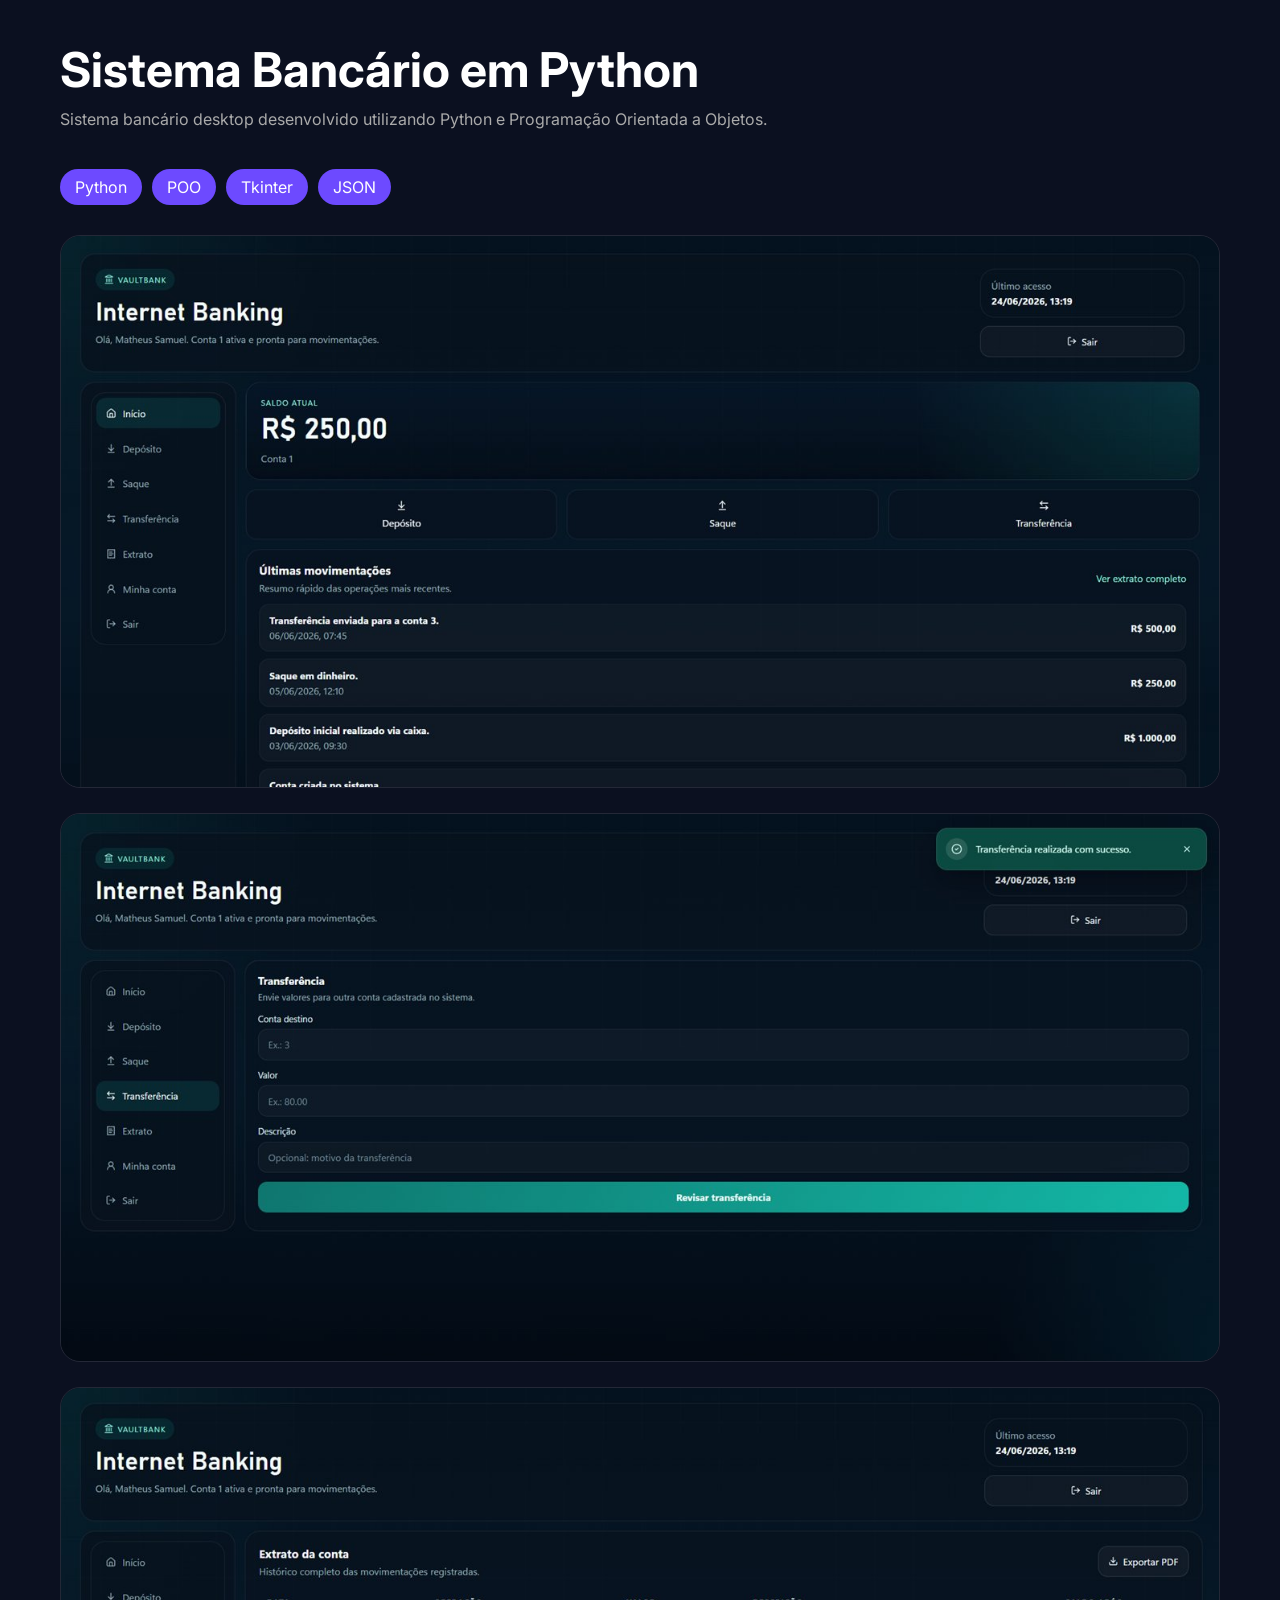
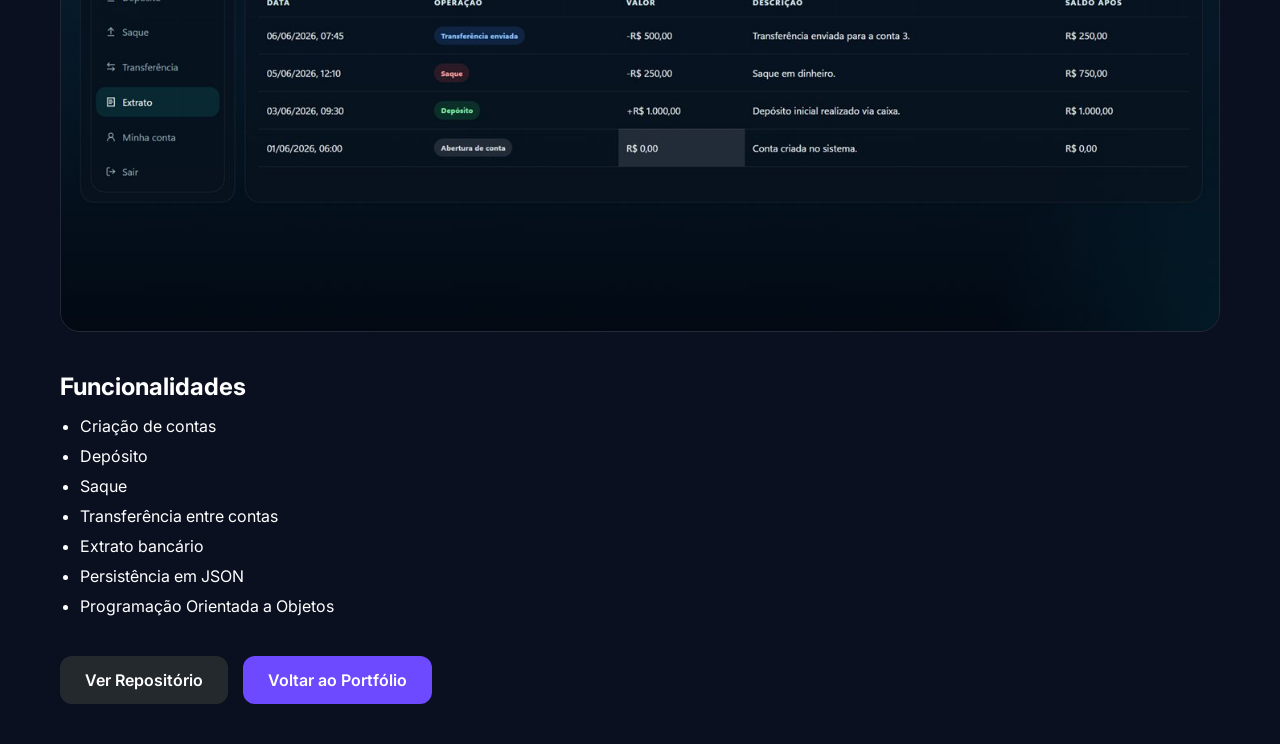
<file: demo-sistema-bancario.html>
<!DOCTYPE html>
<html lang="pt-BR">

<head>
    <meta charset="UTF-8">
    <meta name="viewport" content="width=device-width, initial-scale=1.0">
    <title>Sistema Banc&aacute;rio em Python</title>
    <link href="https://fonts.googleapis.com/css2?family=Inter:wght@300;400;500;600;700&display=swap"
        rel="stylesheet">
    <style>
        * {
            margin: 0;
            padding: 0;
            box-sizing: border-box;
            font-family: "Inter", sans-serif;
        }

        body {
            background: #0b1020;
            color: white;
        }

        .container {
            max-width: 1200px;
            margin: auto;
            padding: 40px 20px;
        }

        h1 {
            font-size: 3rem;
            margin-bottom: 10px;
        }

        .subtitle {
            color: #aaa;
            margin-bottom: 40px;
        }

        .techs {
            display: flex;
            gap: 10px;
            flex-wrap: wrap;
            margin-bottom: 30px;
        }

        .techs span {
            background: #6d4aff;
            padding: 8px 15px;
            border-radius: 20px;
        }

        .gallery {
            display: grid;
            grid-template-columns: 1fr;
            gap: 25px;
        }

        .gallery img {
            width: 100%;
            border-radius: 20px;
            border: 1px solid rgba(255, 255, 255, 0.1);
        }

        .buttons {
            margin-top: 40px;
            display: flex;
            gap: 15px;
        }

        .btn {
            text-decoration: none;
            padding: 14px 25px;
            border-radius: 12px;
            color: white;
            font-weight: 600;
        }

        .github {
            background: #24292e;
        }

        .back {
            background: #6d4aff;
        }

        .features {
            margin-top: 40px;
        }

        .features ul {
            margin-top: 15px;
            padding-left: 20px;
        }

        .features li {
            margin-bottom: 10px;
        }
    </style>
</head>

<body>

    <div class="container">

        <h1>Sistema Banc&aacute;rio em Python</h1>

        <p class="subtitle">
            Sistema banc&aacute;rio desktop desenvolvido utilizando Python e Programa&ccedil;&atilde;o Orientada a Objetos.
        </p>

        <div class="techs">
            <span>Python</span>
            <span>POO</span>
            <span>Tkinter</span>
            <span>JSON</span>
        </div>

        <div class="gallery">
            <img src="assets/projects/sistema-bancario-web/02-dashboard.jpg" alt="Dashboard do sistema banc&aacute;rio">
            <img src="assets/projects/sistema-bancario-web/04-transferencia.jpg" alt="Transfer&ecirc;ncia">
            <img src="assets/projects/sistema-bancario-web/05-extrato.jpg" alt="Extrato">
        </div>

        <div class="features">
            <h2>Funcionalidades</h2>

            <ul>
                <li>Cria&ccedil;&atilde;o de contas</li>
                <li>Dep&oacute;sito</li>
                <li>Saque</li>
                <li>Transfer&ecirc;ncia entre contas</li>
                <li>Extrato banc&aacute;rio</li>
                <li>Persist&ecirc;ncia em JSON</li>
                <li>Programa&ccedil;&atilde;o Orientada a Objetos</li>
            </ul>
        </div>

        <div class="buttons">
            <a href="https://github.com/matheus-samuel-dev/sistema-bancario-python" target="_blank" rel="noopener noreferrer"
                class="btn github">
                Ver Reposit&oacute;rio
            </a>

            <a href="index.html#projetos" class="btn back">
                Voltar ao Portf&oacute;lio
            </a>
        </div>

    </div>

</body>

</html>
</file>
<file: css/style.css>
/* ==========================================================================
   Base
   ========================================================================== */

* {
    box-sizing: border-box;
    margin: 0;
    padding: 0;
}

:root {
    color-scheme: dark;
    --bg-color: #0d1117;
    --bg-soft: #111820;
    --surface: #151b23;
    --surface-strong: #1b232d;
    --header-color: rgba(13, 17, 23, 0.86);
    --card-color: #161d26;
    --text-color: #f5f7fb;
    --secondary-text: #b5c0ce;
    --muted-text: #8d99a8;
    --border: rgba(205, 217, 229, 0.12);
    --border-strong: rgba(205, 217, 229, 0.22);
    --primary: #14b8a6;
    --primary-strong: #0f766e;
    --primary-hover: #0b5f57;
    --accent: #d97706;
    --accent-soft: rgba(217, 119, 6, 0.11);
    --success-soft: rgba(20, 184, 166, 0.14);
    --shadow: 0 18px 48px rgba(0, 0, 0, 0.28);
    --shadow-soft: 0 12px 28px rgba(0, 0, 0, 0.18);
    --radius: 8px;
    --header-height: 82px;
}

body.light-mode {
    color-scheme: light;
    --bg-color: #f7f9fc;
    --bg-soft: #eef3f8;
    --surface: #ffffff;
    --surface-strong: #f1f5f9;
    --header-color: rgba(255, 255, 255, 0.9);
    --card-color: #ffffff;
    --text-color: #121826;
    --secondary-text: #4b5565;
    --muted-text: #667085;
    --border: rgba(18, 24, 38, 0.12);
    --border-strong: rgba(18, 24, 38, 0.2);
    --primary: #0f766e;
    --primary-strong: #115e59;
    --primary-hover: #0f4f4a;
    --accent: #9a3412;
    --accent-soft: rgba(154, 52, 18, 0.09);
    --success-soft: rgba(15, 118, 110, 0.12);
    --shadow: 0 18px 48px rgba(15, 23, 42, 0.12);
    --shadow-soft: 0 12px 28px rgba(15, 23, 42, 0.1);
}

html {
    scroll-behavior: smooth;
}

body {
    min-height: 100vh;
    background:
        radial-gradient(circle at 12% 8%, rgba(20, 184, 166, 0.1), transparent 28%),
        radial-gradient(circle at 86% 18%, rgba(245, 158, 11, 0.08), transparent 26%),
        linear-gradient(180deg, var(--bg-color), var(--bg-soft) 48%, var(--bg-color));
    color: var(--text-color);
    font-family: "Inter", Arial, sans-serif;
    line-height: 1.6;
    text-rendering: optimizeLegibility;
    -webkit-font-smoothing: antialiased;
}

body.mobile-menu-open {
    overflow: hidden;
}

body.modal-open {
    overflow: hidden;
}

body.is-translating main,
body.is-translating footer {
    opacity: 0.35;
    transition: opacity 0.16s ease;
}

img {
    display: block;
    max-width: 100%;
}

a {
    color: inherit;
}

button,
input,
textarea {
    font: inherit;
}

section {
    scroll-margin-top: calc(var(--header-height) + 32px);
}

.section-shell {
    padding: 84px 8%;
}

.section-title {
    max-width: 840px;
    margin-bottom: 30px;
}

.section-title h2 {
    max-width: 820px;
    color: var(--text-color);
    font-size: 2.35rem;
    line-height: 1.18;
}

.section-kicker {
    display: inline-flex;
    align-items: center;
    gap: 8px;
    margin-bottom: 14px;
    color: var(--primary);
    font-size: 0.85rem;
    font-weight: 800;
    text-transform: uppercase;
}

.section-kicker::before {
    content: "";
    width: 8px;
    height: 8px;
    border-radius: 50%;
    background: linear-gradient(135deg, var(--primary), var(--accent));
}

:focus-visible {
    outline: 3px solid rgba(20, 184, 166, 0.72);
    outline-offset: 3px;
}

/* ==========================================================================
   Buttons and Tags
   ========================================================================== */

.btn,
.btn-primary,
.btn-secondary,
.btn-outline,
.btn-github,
.btn-demo {
    min-height: 46px;
    border-radius: var(--radius);
    display: inline-flex;
    align-items: center;
    justify-content: center;
    gap: 10px;
    border: 1px solid transparent;
    padding: 12px 18px;
    cursor: pointer;
    color: inherit;
    font-weight: 800;
    text-decoration: none;
    transition:
        transform 0.22s ease,
        background 0.22s ease,
        border-color 0.22s ease,
        box-shadow 0.22s ease,
        color 0.22s ease;
}

.btn:hover,
.btn-primary:hover,
.btn-secondary:hover,
.btn-outline:hover,
.btn-github:hover,
.btn-demo:hover {
    transform: translateY(-2px);
}

.btn-primary {
    background: var(--primary-strong);
    color: #ffffff;
    box-shadow: 0 14px 28px rgba(20, 184, 166, 0.22);
}

.btn-primary:hover {
    background: var(--primary-hover);
    box-shadow: 0 18px 36px rgba(20, 184, 166, 0.28);
}

.btn-secondary {
    background: rgba(255, 255, 255, 0.04);
    border-color: var(--border);
    color: var(--text-color);
}

.btn-secondary:hover,
.btn-outline:hover,
.btn-github:hover {
    border-color: rgba(20, 184, 166, 0.46);
    background: var(--success-soft);
}

.btn-outline {
    background: transparent;
    border-color: var(--border-strong);
    color: var(--text-color);
}

.btn-github,
.btn-demo {
    flex: 1;
    min-width: 148px;
}

.btn-github {
    background: transparent;
    border-color: var(--border);
}

.btn-demo {
    border-color: rgba(20, 184, 166, 0.3);
    background: var(--primary-strong);
    color: #ffffff;
}

body.light-mode .btn-demo {
    color: #ffffff;
}

.btn-demo:hover {
    background: var(--primary-hover);
    box-shadow: 0 14px 28px rgba(20, 184, 166, 0.22);
}

body.light-mode .btn-demo:hover {
    background: var(--primary-hover);
}

.tag-list,
.project-techs,
.experience-techs {
    display: flex;
    flex-wrap: wrap;
    gap: 8px;
}

.tag-list span,
.project-techs span,
.experience-techs span,
.about-highlights span,
.hero__stack li {
    border: 1px solid var(--border);
    border-radius: 999px;
    background: rgba(255, 255, 255, 0.035);
    color: var(--text-color);
    padding: 7px 10px;
    font-size: 0.84rem;
    font-weight: 700;
    transition:
        transform 0.22s ease,
        border-color 0.22s ease,
        background 0.22s ease;
}

.tag-list span:hover,
.project-techs span:hover,
.experience-techs span:hover,
.about-highlights span:hover,
.hero__stack li:hover {
    transform: translateY(-2px);
    border-color: rgba(20, 184, 166, 0.42);
    background: var(--success-soft);
}

/* ==========================================================================
   Header
   ========================================================================== */

.header {
    position: fixed;
    top: 0;
    left: 0;
    z-index: 1000;
    width: 100%;
    min-height: var(--header-height);
    display: flex;
    align-items: center;
    justify-content: space-between;
    gap: 28px;
    padding: 14px 8%;
    border-bottom: 1px solid transparent;
    background: var(--header-color);
    backdrop-filter: blur(18px);
    -webkit-backdrop-filter: blur(18px);
    transition:
        min-height 0.24s ease,
        box-shadow 0.24s ease,
        border-color 0.24s ease,
        background 0.24s ease;
}

.header.scrolled {
    min-height: 70px;
    border-color: var(--border);
    box-shadow: var(--shadow-soft);
}

.logo {
    display: inline-flex;
    align-items: center;
    gap: 12px;
    min-width: max-content;
    text-decoration: none;
}

.logo__mark {
    width: 42px;
    height: 42px;
    display: inline-flex;
    align-items: center;
    justify-content: center;
    border-radius: var(--radius);
    background: linear-gradient(135deg, var(--primary), #38bdf8);
    color: #ffffff;
    font-weight: 900;
}

.logo__text {
    display: grid;
    gap: 1px;
}

.logo__text strong {
    font-size: 0.98rem;
}

.logo__text small {
    color: var(--secondary-text);
    font-size: 0.78rem;
    font-weight: 700;
}

.navbar {
    display: flex;
    align-items: center;
    justify-content: center;
    gap: 4px;
    min-width: 0;
}

.navbar a {
    border-radius: var(--radius);
    padding: 9px 11px;
    color: var(--secondary-text);
    font-size: 0.92rem;
    font-weight: 800;
    text-decoration: none;
    transition:
        color 0.22s ease,
        background 0.22s ease;
}

.navbar a:hover,
.navbar a.active-link {
    background: var(--success-soft);
    color: var(--text-color);
    box-shadow: inset 0 0 0 1px rgba(20, 184, 166, 0.12);
}

.header-actions {
    display: inline-flex;
    align-items: center;
    gap: 10px;
}

.language-switcher {
    position: relative;
}

.language-button,
.theme-toggle,
.menu-mobile {
    min-height: 42px;
    border: 1px solid var(--border);
    border-radius: var(--radius);
    background: rgba(255, 255, 255, 0.04);
    color: var(--text-color);
    cursor: pointer;
    transition:
        transform 0.22s ease,
        background 0.22s ease,
        border-color 0.22s ease;
}

.language-button {
    display: inline-flex;
    align-items: center;
    gap: 8px;
    padding: 9px 12px;
    font-weight: 800;
}

.language-button i {
    color: var(--muted-text);
    font-size: 0.78rem;
    transition: transform 0.22s ease;
}

.language-button[aria-expanded="true"] i {
    transform: rotate(180deg);
}

.language-button:hover,
.theme-toggle:hover,
.menu-mobile:hover {
    transform: translateY(-1px);
    border-color: rgba(20, 184, 166, 0.42);
    background: var(--success-soft);
}

.language-button__flag,
.language-menu__flag {
    font-size: 1rem;
    line-height: 1;
}

.language-menu {
    position: absolute;
    top: calc(100% + 10px);
    right: 0;
    min-width: 190px;
    display: grid;
    gap: 6px;
    padding: 8px;
    border: 1px solid var(--border);
    border-radius: var(--radius);
    background: var(--surface);
    box-shadow: var(--shadow);
    transform-origin: top right;
    animation: dropdownReveal 0.18s ease both;
}

.language-menu[hidden] {
    display: none;
}

.language-option {
    width: 100%;
    display: flex;
    align-items: center;
    gap: 10px;
    border: 0;
    border-radius: var(--radius);
    background: transparent;
    color: var(--text-color);
    cursor: pointer;
    padding: 10px 12px;
    text-align: left;
    font-weight: 800;
}

.language-option:hover,
.language-option[aria-current="true"] {
    background: var(--success-soft);
}

.theme-toggle,
.menu-mobile {
    width: 42px;
    display: inline-flex;
    align-items: center;
    justify-content: center;
}

.theme-toggle i,
.menu-mobile i {
    transition: transform 0.22s ease;
}

.theme-toggle:hover i,
.menu-mobile:hover i {
    transform: rotate(-8deg);
}

.menu-mobile {
    display: none;
}

/* ==========================================================================
   Hero
   ========================================================================== */

.hero {
    position: relative;
    min-height: min(820px, 100vh);
    display: grid;
    align-items: center;
    overflow: hidden;
    padding: calc(var(--header-height) + 44px) 8% 40px;
    background:
        linear-gradient(135deg, #0b0f14 0%, #101922 52%, #0f211e 100%);
    color: #f7fafc;
}

.hero::before {
    content: "";
    position: absolute;
    inset: 0;
    opacity: 0.22;
    background-image:
        linear-gradient(rgba(255, 255, 255, 0.08) 1px, transparent 1px),
        linear-gradient(90deg, rgba(255, 255, 255, 0.08) 1px, transparent 1px);
    background-size: 48px 48px;
    mask-image: linear-gradient(180deg, rgba(0, 0, 0, 0.8), transparent 92%);
    -webkit-mask-image: linear-gradient(180deg, rgba(0, 0, 0, 0.8), transparent 92%);
}

.hero__ambient {
    position: absolute;
    inset: 0;
    background:
        linear-gradient(110deg, rgba(20, 184, 166, 0.18), transparent 34%),
        linear-gradient(250deg, rgba(217, 119, 6, 0.1), transparent 36%);
    pointer-events: none;
}

.hero__content {
    position: relative;
    z-index: 1;
    width: min(1180px, 100%);
    display: grid;
    grid-template-columns: minmax(0, 1.24fr) minmax(270px, 0.52fr);
    align-items: center;
    gap: 48px;
    margin: 0 auto;
}

.hero__text {
    display: grid;
    align-content: start;
    justify-items: start;
}

.hero .section-kicker {
    color: #99f6e4;
}

.hero h1 {
    max-width: 740px;
    margin-bottom: 8px;
    font-size: 4.05rem;
    line-height: 1.03;
    font-weight: 900;
}

.hero__role {
    margin-bottom: 16px;
    color: #facc15;
    font-size: 1.55rem;
    font-weight: 900;
}

.hero__description {
    max-width: 760px;
    color: #d9e3ee;
    font-size: 1.08rem;
    line-height: 1.76;
}

.hero__actions {
    display: flex;
    flex-wrap: wrap;
    gap: 12px;
    margin-top: 28px;
}

.hero__actions .btn-secondary,
.hero__actions .btn-outline {
    background: rgba(255, 255, 255, 0.07);
    border-color: rgba(255, 255, 255, 0.16);
    color: #f7fafc;
}

.resume-preview-link {
    margin-top: 14px;
    border: 0;
    background: transparent;
    color: #99f6e4;
    cursor: pointer;
    font-weight: 800;
    text-decoration: underline;
    text-decoration-thickness: 1px;
    text-underline-offset: 5px;
}

.resume-preview-link:hover {
    color: #ffffff;
}

.hero__stack {
    display: flex;
    flex-wrap: wrap;
    gap: 10px;
    margin-top: 22px;
    list-style: none;
}

.hero__stack li {
    border-color: rgba(255, 255, 255, 0.16);
    background: rgba(255, 255, 255, 0.08);
    color: #f7fafc;
}

.hero__visual {
    position: relative;
    display: grid;
    justify-self: end;
    gap: 12px;
    width: min(320px, 100%);
}

.profile-card,
.architecture-card {
    border: 1px solid rgba(255, 255, 255, 0.13);
    border-radius: var(--radius);
    background: rgba(13, 17, 23, 0.72);
    box-shadow: 0 22px 58px rgba(0, 0, 0, 0.26);
    backdrop-filter: blur(16px);
    -webkit-backdrop-filter: blur(16px);
}

.profile-card {
    overflow: hidden;
    position: relative;
    background:
        linear-gradient(180deg, rgba(255, 255, 255, 0.08), rgba(255, 255, 255, 0.02)),
        rgba(13, 17, 23, 0.72);
}

.profile-card img {
    width: 100%;
    height: 300px;
    aspect-ratio: 1 / 1;
    object-fit: cover;
    object-position: center 28%;
    padding: 10px;
    border-radius: 16px;
}

.profile-card__content {
    display: grid;
    gap: 7px;
    padding: 14px;
}

.profile-card__status {
    width: fit-content;
    border: 1px solid rgba(20, 184, 166, 0.38);
    border-radius: 999px;
    background: rgba(20, 184, 166, 0.13);
    color: #99f6e4;
    padding: 6px 9px;
    font-size: 0.78rem;
    font-weight: 900;
}

.profile-card__content strong {
    font-size: 0.98rem;
}

.architecture-card {
    position: relative;
    width: 100%;
    overflow: hidden;
    box-shadow: 0 16px 42px rgba(0, 0, 0, 0.2);
}

.architecture-card__header {
    display: flex;
    gap: 6px;
    padding: 8px 12px;
    border-bottom: 1px solid rgba(255, 255, 255, 0.09);
}

.architecture-card__header span {
    width: 8px;
    height: 8px;
    border-radius: 50%;
    background: #fb7185;
}

.architecture-card__header span:nth-child(2) {
    background: #d97706;
}

.architecture-card__header span:nth-child(3) {
    background: #2dd4bf;
}

.architecture-card__body {
    padding: 12px;
}

.architecture-card__body p {
    margin-bottom: 8px;
    font-size: 0.9rem;
}

.architecture-flow {
    display: grid;
    gap: 6px;
}

.architecture-flow span {
    border-left: 3px solid #2dd4bf;
    background: rgba(255, 255, 255, 0.06);
    padding: 7px 9px;
    color: #d9e3ee;
    font-size: 0.77rem;
    font-weight: 800;
}

/* ==========================================================================
   Metrics and About
   ========================================================================== */

.metrics {
    padding-top: 36px;
    padding-bottom: 34px;
}

.metrics-grid {
    display: grid;
    grid-template-columns: repeat(4, minmax(0, 1fr));
    gap: 16px;
}

.metric-card,
.about-card,
.work-card,
.tech-category,
.experience-card,
.project-card,
.cert-card,
.roadmap-card {
    border: 1px solid var(--border);
    border-radius: var(--radius);
    background: var(--card-color);
    box-shadow: var(--shadow-soft);
    transition:
        transform 0.24s ease,
        border-color 0.24s ease,
        box-shadow 0.24s ease,
        background 0.24s ease;
}

.metric-card:hover,
.about-card:hover,
.work-card:hover,
.tech-category:hover,
.experience-card:hover,
.project-card:hover,
.cert-card:hover,
.roadmap-card:hover {
    transform: translateY(-5px);
    border-color: rgba(20, 184, 166, 0.38);
    box-shadow: var(--shadow);
}

.metric-card {
    position: relative;
    overflow: hidden;
    display: grid;
    align-content: center;
    gap: 8px;
    min-height: 112px;
    padding: 20px 20px 18px;
}

.metric-card::after {
    content: "";
    position: absolute;
    inset: auto 18px 0 18px;
    height: 3px;
    border-radius: 999px 999px 0 0;
    background: linear-gradient(90deg, var(--primary), var(--accent));
    opacity: 0.82;
}

.metric-card__icon {
    width: 38px;
    height: 38px;
    display: inline-flex;
    align-items: center;
    justify-content: center;
    border: 1px solid rgba(20, 184, 166, 0.18);
    border-radius: var(--radius);
    background: var(--success-soft);
    color: var(--primary);
    font-size: 0.95rem;
}

.metric-card strong {
    color: var(--primary);
    font-size: 1.86rem;
    line-height: 1.1;
}

.metric-card span {
    color: var(--secondary-text);
    font-weight: 800;
}

.about-layout {
    display: grid;
    grid-template-columns: minmax(0, 1.25fr) minmax(260px, 0.75fr);
    gap: 24px;
    align-items: start;
}

.about-card {
    display: grid;
    gap: 16px;
    padding: 26px;
}

.about-card p {
    max-width: 880px;
    color: var(--secondary-text);
    font-size: 1.02rem;
    line-height: 1.84;
}

.about-card p:first-child {
    color: var(--text-color);
    font-weight: 800;
}

.about-highlights {
    display: flex;
    flex-wrap: wrap;
    gap: 10px;
}

.about-highlights span {
    display: inline-flex;
    align-items: center;
    gap: 8px;
}

.about-highlights i {
    color: var(--primary);
}

/* ==========================================================================
   Work Style, Technologies, Experience
   ========================================================================== */

.work-grid,
.tech-categories,
.cert-grid {
    display: grid;
    grid-template-columns: repeat(3, minmax(0, 1fr));
    gap: 18px;
}

.work-card,
.tech-category,
.cert-card {
    padding: 24px;
}

.work-card i,
.tech-category h3 i {
    width: 44px;
    height: 44px;
    display: inline-flex;
    align-items: center;
    justify-content: center;
    margin-bottom: 18px;
    border-radius: var(--radius);
    background: var(--success-soft);
    color: var(--primary);
    font-size: 1.1rem;
}

.work-card h3,
.tech-category h3,
.cert-card h3 {
    margin-bottom: 10px;
    color: var(--text-color);
    font-size: 1.12rem;
}

.work-card p,
.cert-card p {
    color: var(--secondary-text);
    line-height: 1.75;
}

.tech-categories {
    grid-template-columns: repeat(2, minmax(0, 1fr));
}

.tech-category h3 {
    display: flex;
    align-items: center;
    gap: 12px;
}

.tech-category h3 i {
    margin-bottom: 0;
}

.experience-card {
    padding: 24px;
}

.experience-card__header {
    display: flex;
    justify-content: space-between;
    gap: 18px;
    margin-bottom: 14px;
}

.experience-card h3 {
    display: flex;
    align-items: center;
    gap: 10px;
    color: var(--text-color);
    font-size: 1.25rem;
}

.experience-card h3 i {
    color: var(--primary);
}

.company-name,
.experience-date,
.experience-description,
.experience-list {
    color: var(--secondary-text);
}

.company-name {
    margin-top: 6px;
    color: var(--text-color);
    font-weight: 800;
}

.experience-date {
    width: fit-content;
    height: fit-content;
    border: 1px solid rgba(20, 184, 166, 0.28);
    border-radius: 999px;
    background: var(--success-soft);
    color: var(--primary);
    padding: 7px 10px;
    white-space: nowrap;
    font-size: 0.9rem;
    font-weight: 900;
}

.experience-description {
    max-width: 900px;
    margin-bottom: 14px;
    line-height: 1.72;
}

.experience-list {
    display: grid;
    gap: 8px;
    margin: 0 0 18px;
    list-style: none;
}

.experience-list li {
    position: relative;
    padding-left: 18px;
}

.experience-list li::before {
    content: "";
    position: absolute;
    left: 0;
    top: 0.72em;
    width: 7px;
    height: 7px;
    border-radius: 50%;
    background: var(--primary);
}

/* ==========================================================================
   Projects
   ========================================================================== */

.projects-grid {
    display: grid;
    grid-template-columns: repeat(2, minmax(0, 1fr));
    gap: 20px;
}

.project-card {
    position: relative;
    display: flex;
    flex-direction: column;
    overflow: hidden;
}

.project-card--featured {
    grid-column: 1 / -1;
    display: grid;
    grid-template-columns: minmax(0, 1.03fr) minmax(0, 0.97fr);
    align-items: stretch;
    border-color: rgba(20, 184, 166, 0.34);
    background:
        linear-gradient(135deg, rgba(20, 184, 166, 0.08), transparent 34%),
        var(--card-color);
    box-shadow: 0 24px 62px rgba(20, 184, 166, 0.11), var(--shadow-soft);
}

.project-badge {
    position: absolute;
    top: 16px;
    right: 16px;
    z-index: 4;
    border: 1px solid rgba(20, 184, 166, 0.38);
    border-radius: 999px;
    background: rgba(20, 184, 166, 0.18);
    color: #99f6e4;
    padding: 7px 10px;
    font-size: 0.72rem;
    font-weight: 900;
    text-transform: uppercase;
}

body.light-mode .project-badge {
    color: var(--primary-strong);
}

.project-carousel {
    display: grid;
    gap: 12px;
    padding: 18px;
}

.carousel-viewport {
    position: relative;
    overflow: hidden;
    border: 1px solid var(--border);
    border-radius: var(--radius);
    background:
        linear-gradient(145deg, rgba(20, 184, 166, 0.13), transparent 42%),
        #0a0f15;
    aspect-ratio: 16 / 9.6;
    touch-action: pan-y;
}

.project-card--featured .carousel-viewport {
    height: 100%;
    min-height: 350px;
    aspect-ratio: auto;
}

.carousel-slides,
.carousel-slide {
    width: 100%;
    height: 100%;
}

.carousel-slide {
    position: absolute;
    inset: 0;
    opacity: 0;
    pointer-events: none;
    transform: scale(1.015);
    transition:
        opacity 0.38s ease,
        transform 0.38s ease;
}

.carousel-slide.is-active {
    opacity: 1;
    pointer-events: auto;
    transform: scale(1);
}

.carousel-slide img {
    width: 100%;
    height: 100%;
    object-fit: contain;
    padding: 14px;
}

.carousel-arrow {
    position: absolute;
    top: 50%;
    z-index: 3;
    width: 40px;
    height: 40px;
    display: inline-flex;
    align-items: center;
    justify-content: center;
    border: 1px solid rgba(255, 255, 255, 0.16);
    border-radius: 999px;
    background: rgba(13, 17, 23, 0.76);
    color: #ffffff;
    cursor: pointer;
    transform: translateY(-50%);
    transition:
        background 0.22s ease,
        border-color 0.22s ease,
        transform 0.22s ease;
}

.carousel-arrow:hover {
    background: var(--primary);
    border-color: var(--primary);
    transform: translateY(-50%) scale(1.04);
}

.carousel-arrow--prev {
    left: 12px;
}

.carousel-arrow--next {
    right: 12px;
}

.carousel-dots {
    display: flex;
    justify-content: center;
    gap: 9px;
}

.carousel-dot {
    width: 9px;
    height: 9px;
    border: 0;
    border-radius: 999px;
    background: var(--border-strong);
    cursor: pointer;
    transition:
        width 0.22s ease,
        background 0.22s ease,
        transform 0.22s ease;
}

.carousel-dot:hover {
    transform: translateY(-1px);
}

.carousel-dot.is-active {
    width: 26px;
    background: var(--primary);
}

.project-info {
    display: flex;
    flex: 1;
    flex-direction: column;
    gap: 14px;
    padding: 0 24px 24px;
}

.project-card--featured .project-info {
    padding: 26px 28px 26px 6px;
}

.project-title {
    display: flex;
    align-items: center;
    gap: 12px;
}

.project-title h3 {
    color: var(--text-color);
    font-size: 1.3rem;
    line-height: 1.25;
}

.project-icon {
    width: 42px;
    height: 42px;
    display: inline-flex;
    align-items: center;
    justify-content: center;
    flex: 0 0 auto;
    border-radius: var(--radius);
    font-size: 1.08rem;
}

.project-icon--stock {
    background: rgba(56, 189, 248, 0.14);
    color: #38bdf8;
}

.project-icon--bank {
    background: rgba(34, 197, 94, 0.14);
    color: #22c55e;
}

.project-icon--event {
    background: rgba(217, 119, 6, 0.12);
    color: var(--accent);
}

.project-description {
    color: var(--secondary-text);
    line-height: 1.68;
}

.project-deploy {
    display: inline-flex;
    align-items: center;
    gap: 9px;
    width: fit-content;
    border: 1px solid rgba(20, 184, 166, 0.24);
    border-radius: 999px;
    background: var(--success-soft);
    color: var(--text-color);
    padding: 8px 12px;
    font-size: 0.88rem;
    font-weight: 850;
}

.project-deploy i {
    color: var(--primary);
}

.case-study {
    display: grid;
    gap: 10px;
    padding-top: 12px;
    border-top: 1px solid var(--border);
}

.case-study__item {
    display: grid;
    gap: 5px;
}

.case-study__item strong {
    color: var(--text-color);
    font-size: 0.86rem;
    text-transform: uppercase;
}

.case-study__item p,
.case-study__item li {
    color: var(--secondary-text);
    font-size: 0.92rem;
}

.case-study__item ul {
    display: grid;
    gap: 6px;
    margin-left: 0;
    list-style: none;
}

.case-study__item li {
    position: relative;
    padding-left: 18px;
}

.case-study__item li::before {
    content: "";
    position: absolute;
    left: 0;
    top: 0.72em;
    width: 7px;
    height: 7px;
    border-radius: 50%;
    background: var(--primary);
}

.project-buttons {
    display: flex;
    flex-wrap: wrap;
    gap: 10px;
    margin-top: auto;
    padding-top: 4px;
}

.project-roadmap {
    margin-top: 30px;
}

.project-roadmap h3 {
    margin-bottom: 16px;
    color: var(--text-color);
    font-size: 1.2rem;
}

.roadmap-grid {
    display: grid;
    grid-template-columns: repeat(4, minmax(0, 1fr));
    gap: 14px;
}

.roadmap-card {
    min-height: 168px;
    display: grid;
    align-content: start;
    padding: 20px;
}

.roadmap-card span {
    display: inline-flex;
    margin-bottom: 12px;
    border-radius: 999px;
    background: var(--success-soft);
    color: var(--primary);
    padding: 6px 9px;
    font-size: 0.78rem;
    font-weight: 900;
    text-transform: uppercase;
}

.roadmap-card h4 {
    margin-bottom: 8px;
}

.roadmap-card p {
    color: var(--secondary-text);
    line-height: 1.62;
}

/* ==========================================================================
   Certificates and Contact
   ========================================================================== */

.cert-card p {
    font-weight: 700;
    color: var(--secondary-text);
}

.cert-card {
    display: flex;
    align-items: flex-start;
    gap: 16px;
    min-height: 178px;
}

.cert-card > div {
    display: grid;
    align-content: start;
}

.cert-card__icon {
    width: 48px;
    height: 48px;
    display: inline-flex;
    align-items: center;
    justify-content: center;
    flex: 0 0 auto;
    border: 1px solid rgba(20, 184, 166, 0.2);
    border-radius: var(--radius);
    background: var(--success-soft);
    color: var(--primary);
    font-size: 1.18rem;
}

.cert-card__tag {
    display: inline-flex;
    width: fit-content;
    margin-bottom: 10px;
    border-radius: 999px;
    background: var(--success-soft);
    color: var(--primary);
    padding: 5px 9px;
    font-size: 0.75rem;
    font-weight: 900;
    text-transform: uppercase;
}

.cert-card small {
    display: block;
    margin-top: 10px;
    color: var(--muted-text);
    line-height: 1.6;
}

.contact {
    background:
        linear-gradient(180deg, transparent, rgba(20, 184, 166, 0.07), transparent);
}

.contact-panel {
    display: grid;
    grid-template-columns: minmax(0, 0.92fr) minmax(320px, 0.9fr);
    gap: 24px;
    align-items: start;
    border: 1px solid var(--border);
    border-radius: var(--radius);
    background:
        linear-gradient(135deg, rgba(20, 184, 166, 0.08), transparent 42%),
        var(--card-color);
    padding: 26px;
    box-shadow: var(--shadow-soft);
}

.contact-copy h2 {
    margin-bottom: 12px;
    color: var(--text-color);
    font-size: 2.4rem;
    line-height: 1.16;
}

.contact-copy p {
    max-width: 620px;
    color: var(--secondary-text);
    font-size: 1.05rem;
    line-height: 1.72;
}

.contact-actions {
    display: flex;
    flex-wrap: wrap;
    gap: 12px;
    margin-top: 22px;
}

.contact-note {
    margin-top: 14px;
    color: var(--muted-text);
    font-size: 0.92rem;
}

.contact-form {
    display: grid;
    gap: 14px;
    border: 1px solid var(--border);
    border-radius: var(--radius);
    background: rgba(255, 255, 255, 0.035);
    padding: 20px;
}

.contact-form__header {
    display: grid;
    gap: 4px;
    padding-bottom: 2px;
}

.contact-form__header strong {
    color: var(--text-color);
    font-size: 1.08rem;
}

.contact-form__header span {
    color: var(--secondary-text);
    font-size: 0.92rem;
}

.contact-form label {
    display: grid;
    gap: 8px;
    color: var(--text-color);
    font-weight: 900;
}

.contact-form input,
.contact-form textarea {
    width: 100%;
    border: 1px solid var(--border);
    border-radius: var(--radius);
    background: var(--card-color);
    color: var(--text-color);
    padding: 14px 15px;
    outline: none;
    transition:
        border-color 0.22s ease,
        box-shadow 0.22s ease;
}

.contact-form textarea {
    min-height: 124px;
    resize: vertical;
}

.contact-form input:focus,
.contact-form textarea:focus {
    border-color: rgba(20, 184, 166, 0.62);
    box-shadow: 0 0 0 4px rgba(20, 184, 166, 0.12);
}

.botcheck {
    position: absolute;
    left: -9999px;
    width: 1px;
    height: 1px;
    opacity: 0;
}

/* ==========================================================================
   Resume Modal, Footer and Back to Top
   ========================================================================== */

.resume-modal {
    position: fixed;
    inset: 0;
    z-index: 1200;
    display: flex;
    align-items: center;
    justify-content: center;
    padding: 24px;
}

.resume-modal[hidden] {
    display: none;
}

.resume-modal__backdrop {
    position: absolute;
    inset: 0;
    background: rgba(0, 0, 0, 0.72);
    backdrop-filter: blur(8px);
    -webkit-backdrop-filter: blur(8px);
}

.resume-modal__dialog {
    position: relative;
    width: min(1100px, 100%);
    max-height: calc(100vh - 48px);
    display: flex;
    flex-direction: column;
    overflow: hidden;
    border: 1px solid var(--border);
    border-radius: var(--radius);
    background: var(--surface);
    box-shadow: var(--shadow);
    animation: modalReveal 0.22s ease;
}

.resume-modal__header,
.resume-modal__footer {
    display: flex;
    align-items: center;
    justify-content: space-between;
    gap: 16px;
    padding: 18px 22px;
}

.resume-modal__header {
    border-bottom: 1px solid var(--border);
}

.resume-modal__footer {
    border-top: 1px solid var(--border);
    color: var(--secondary-text);
}

.resume-modal__eyebrow {
    color: var(--primary);
    font-size: 0.82rem;
    font-weight: 900;
    text-transform: uppercase;
}

.resume-modal__header h3 {
    color: var(--text-color);
    font-size: 1.35rem;
}

.resume-modal__content {
    min-height: 70vh;
    background: #0a0f15;
}

.resume-modal__content iframe {
    width: 100%;
    height: 100%;
    min-height: 70vh;
    border: 0;
}

.resume-modal__close {
    width: 42px;
    height: 42px;
    display: inline-flex;
    align-items: center;
    justify-content: center;
    border: 1px solid var(--border);
    border-radius: var(--radius);
    background: transparent;
    color: var(--text-color);
    cursor: pointer;
    transition:
        transform 0.22s ease,
        border-color 0.22s ease,
        background 0.22s ease;
}

.resume-modal__close:hover {
    transform: translateY(-2px);
    border-color: rgba(20, 184, 166, 0.42);
    background: var(--success-soft);
}

.footer {
    display: flex;
    align-items: center;
    justify-content: space-between;
    gap: 18px;
    padding: 34px 8%;
    border-top: 1px solid var(--border);
    color: var(--secondary-text);
}

.footer-links {
    display: flex;
    gap: 12px;
}

.footer-links a {
    width: 42px;
    height: 42px;
    display: inline-flex;
    align-items: center;
    justify-content: center;
    border: 1px solid var(--border);
    border-radius: var(--radius);
    text-decoration: none;
    transition:
        transform 0.22s ease,
        border-color 0.22s ease,
        background 0.22s ease,
        color 0.22s ease;
}

.footer-links a:hover {
    transform: translateY(-2px);
    border-color: rgba(20, 184, 166, 0.42);
    background: var(--success-soft);
    color: var(--primary);
}

#backToTop {
    position: fixed;
    right: 24px;
    bottom: 24px;
    z-index: 900;
    width: 48px;
    height: 48px;
    display: none;
    align-items: center;
    justify-content: center;
    border: 0;
    border-radius: 999px;
    background: var(--primary-strong);
    color: #ffffff;
    cursor: pointer;
    box-shadow: var(--shadow-soft);
    transition:
        transform 0.22s ease,
        background 0.22s ease;
}

#backToTop:hover {
    transform: translateY(-3px);
    background: var(--primary-hover);
}

/* ==========================================================================
   Scroll Animations
   ========================================================================== */

.hidden {
    opacity: 0;
    transform: translateY(28px);
    transition:
        opacity 0.62s ease,
        transform 0.62s ease;
}

.show {
    opacity: 1;
    transform: translateY(0);
}

@keyframes dropdownReveal {
    from {
        opacity: 0;
        transform: translateY(-6px) scale(0.98);
    }
    to {
        opacity: 1;
        transform: translateY(0) scale(1);
    }
}

@keyframes modalReveal {
    from {
        opacity: 0;
        transform: translateY(10px) scale(0.98);
    }
    to {
        opacity: 1;
        transform: translateY(0) scale(1);
    }
}

@media (prefers-reduced-motion: reduce) {
    *,
    *::before,
    *::after {
        scroll-behavior: auto !important;
        transition-duration: 0.01ms !important;
        animation-duration: 0.01ms !important;
        animation-iteration-count: 1 !important;
    }

    .hidden {
        opacity: 1;
        transform: none;
    }
}
</file>
<file: css/responsive.css>
@media (max-width: 1180px) {
    .header,
    .section-shell,
    .hero,
    .footer {
        padding-left: 6%;
        padding-right: 6%;
    }

    .navbar {
        gap: 2px;
    }

    .navbar a {
        padding: 8px;
        font-size: 0.86rem;
    }

    .hero h1 {
        font-size: 3.9rem;
    }

    .hero__content {
        gap: 44px;
    }

    .roadmap-grid {
        grid-template-columns: repeat(2, minmax(0, 1fr));
    }
}

@media (max-width: 1080px) {
    :root {
        --header-height: 76px;
    }

    .navbar {
        position: absolute;
        top: calc(100% + 10px);
        right: 6%;
        width: min(320px, 88vw);
        display: none;
        flex-direction: column;
        align-items: stretch;
        gap: 4px;
        border: 1px solid var(--border);
        border-radius: var(--radius);
        background: var(--surface);
        padding: 10px;
        box-shadow: var(--shadow);
    }

    .navbar.active {
        display: flex;
    }

    .navbar a {
        padding: 12px;
    }

    .menu-mobile {
        display: inline-flex;
    }

    .hero {
        min-height: auto;
        padding-top: calc(var(--header-height) + 52px);
    }

    .hero__content,
    .about-layout,
    .contact-panel {
        grid-template-columns: 1fr;
    }

    .hero__text {
        justify-items: start;
    }

    .hero__visual {
        width: min(330px, 100%);
        max-width: 330px;
        justify-self: start;
    }

    .profile-card img {
        height: 300px;
    }

    .architecture-card {
        display: none;
    }

    .metrics-grid,
    .tech-categories,
    .projects-grid {
        grid-template-columns: 1fr 1fr;
    }

    .project-card--featured {
        grid-template-columns: 1fr;
    }

    .project-card--featured .project-info {
        padding: 0 24px 26px;
    }

    .project-card--featured .carousel-viewport {
        min-height: 330px;
    }

    .work-grid,
    .cert-grid {
        grid-template-columns: 1fr;
    }

    .roadmap-grid {
        grid-template-columns: repeat(2, minmax(0, 1fr));
    }
}

@media (min-width: 900px) and (max-width: 1080px) {
    .hero__content {
        grid-template-columns: minmax(0, 1.15fr) minmax(260px, 0.5fr);
        align-items: center;
        gap: 34px;
    }

    .hero__visual {
        width: min(300px, 100%);
        max-width: 300px;
        justify-self: end;
    }

    .profile-card img {
        height: 300px;
    }
}

@media (max-width: 760px) {
    .header,
    .section-shell,
    .hero,
    .footer {
        padding-left: 5%;
        padding-right: 5%;
    }

    .header {
        gap: 12px;
    }

    .logo__text small {
        display: none;
    }

    .section-shell {
        padding-top: 68px;
        padding-bottom: 68px;
    }

    .section-title h2,
    .contact-copy h2 {
        font-size: 1.85rem;
    }

    .hero {
        padding-top: calc(var(--header-height) + 40px);
        padding-bottom: 46px;
    }

    .hero__content {
        gap: 30px;
    }

    .hero__text {
        justify-items: stretch;
    }

    .hero h1 {
        font-size: 3.05rem;
    }

    .hero__role {
        font-size: 1.2rem;
        margin-bottom: 12px;
    }

    .hero__description {
        font-size: 1rem;
        line-height: 1.72;
    }

    .hero__visual {
        width: min(300px, 82vw);
        max-width: 300px;
        justify-self: center;
    }

    .profile-card img {
        height: 300px;
        padding: 10px;
    }

    .architecture-card {
        display: none;
    }

    .hero__actions {
        display: grid;
        grid-template-columns: repeat(2, minmax(0, 1fr));
        gap: 10px;
        margin-top: 24px;
        width: 100%;
    }

    .hero__actions .btn {
        min-height: 46px;
        padding: 12px 10px;
        font-size: 0.9rem;
        text-align: center;
        width: 100%;
    }

    .resume-preview-link {
        margin-top: 10px;
    }

    .hero__stack {
        gap: 8px;
        margin-top: 22px;
    }

    .hero__stack li {
        padding: 7px 9px;
        font-size: 0.8rem;
    }

    .metrics-grid,
    .tech-categories,
    .projects-grid,
    .roadmap-grid {
        grid-template-columns: 1fr;
    }

    .metric-card {
        min-height: 112px;
    }

    .about-card,
    .work-card,
    .tech-category,
    .experience-card,
    .cert-card,
    .roadmap-card {
        padding: 22px;
    }

    .experience-card__header,
    .resume-modal__header,
    .resume-modal__footer,
    .footer {
        flex-direction: column;
        align-items: flex-start;
    }

    .experience-date {
        white-space: normal;
    }

    .project-carousel {
        padding: 14px;
    }

    .project-card--featured .carousel-viewport {
        min-height: 230px;
    }

    .project-info,
    .project-card--featured .project-info {
        padding: 0 18px 22px;
    }

    .project-buttons,
    .contact-actions {
        flex-direction: column;
    }

    .btn-github,
    .btn-demo,
    .contact-actions .btn {
        width: 100%;
    }

    .resume-modal {
        padding: 14px;
    }

    .resume-modal__dialog {
        max-height: calc(100vh - 28px);
    }

    .resume-modal__content,
    .resume-modal__content iframe {
        min-height: 58vh;
    }

    .contact-panel {
        padding: 20px;
    }

    .contact-form textarea {
        min-height: 112px;
    }

    #backToTop {
        right: 16px;
        bottom: 16px;
        width: 44px;
        height: 44px;
    }

    .footer-links {
        width: 100%;
    }
}

@media (max-width: 560px) {
    .logo__text {
        display: none;
    }

    .language-button {
        padding-left: 10px;
        padding-right: 10px;
    }

    .language-button__label {
        max-width: 82px;
        overflow: hidden;
        text-overflow: ellipsis;
        white-space: nowrap;
    }

    .header-actions {
        gap: 6px;
    }

    .hero h1 {
        font-size: 2.5rem;
    }

    .hero__visual {
        width: min(250px, 76vw);
    }

    .profile-card img {
        height: 250px;
    }

    .section-title h2,
    .contact-copy h2 {
        font-size: 1.65rem;
    }

    .carousel-arrow {
        width: 36px;
        height: 36px;
    }

    .carousel-arrow--prev {
        left: 8px;
    }

    .carousel-arrow--next {
        right: 8px;
    }
}

@media (max-width: 420px) {
    .header {
        gap: 8px;
    }

    .language-button {
        width: 42px;
        justify-content: center;
        padding: 0;
    }

    .language-button__label {
        display: none;
    }

    .language-menu {
        right: -52px;
        min-width: 176px;
    }

    .theme-toggle,
    .menu-mobile {
        width: 40px;
        min-height: 40px;
    }
}
</file>
